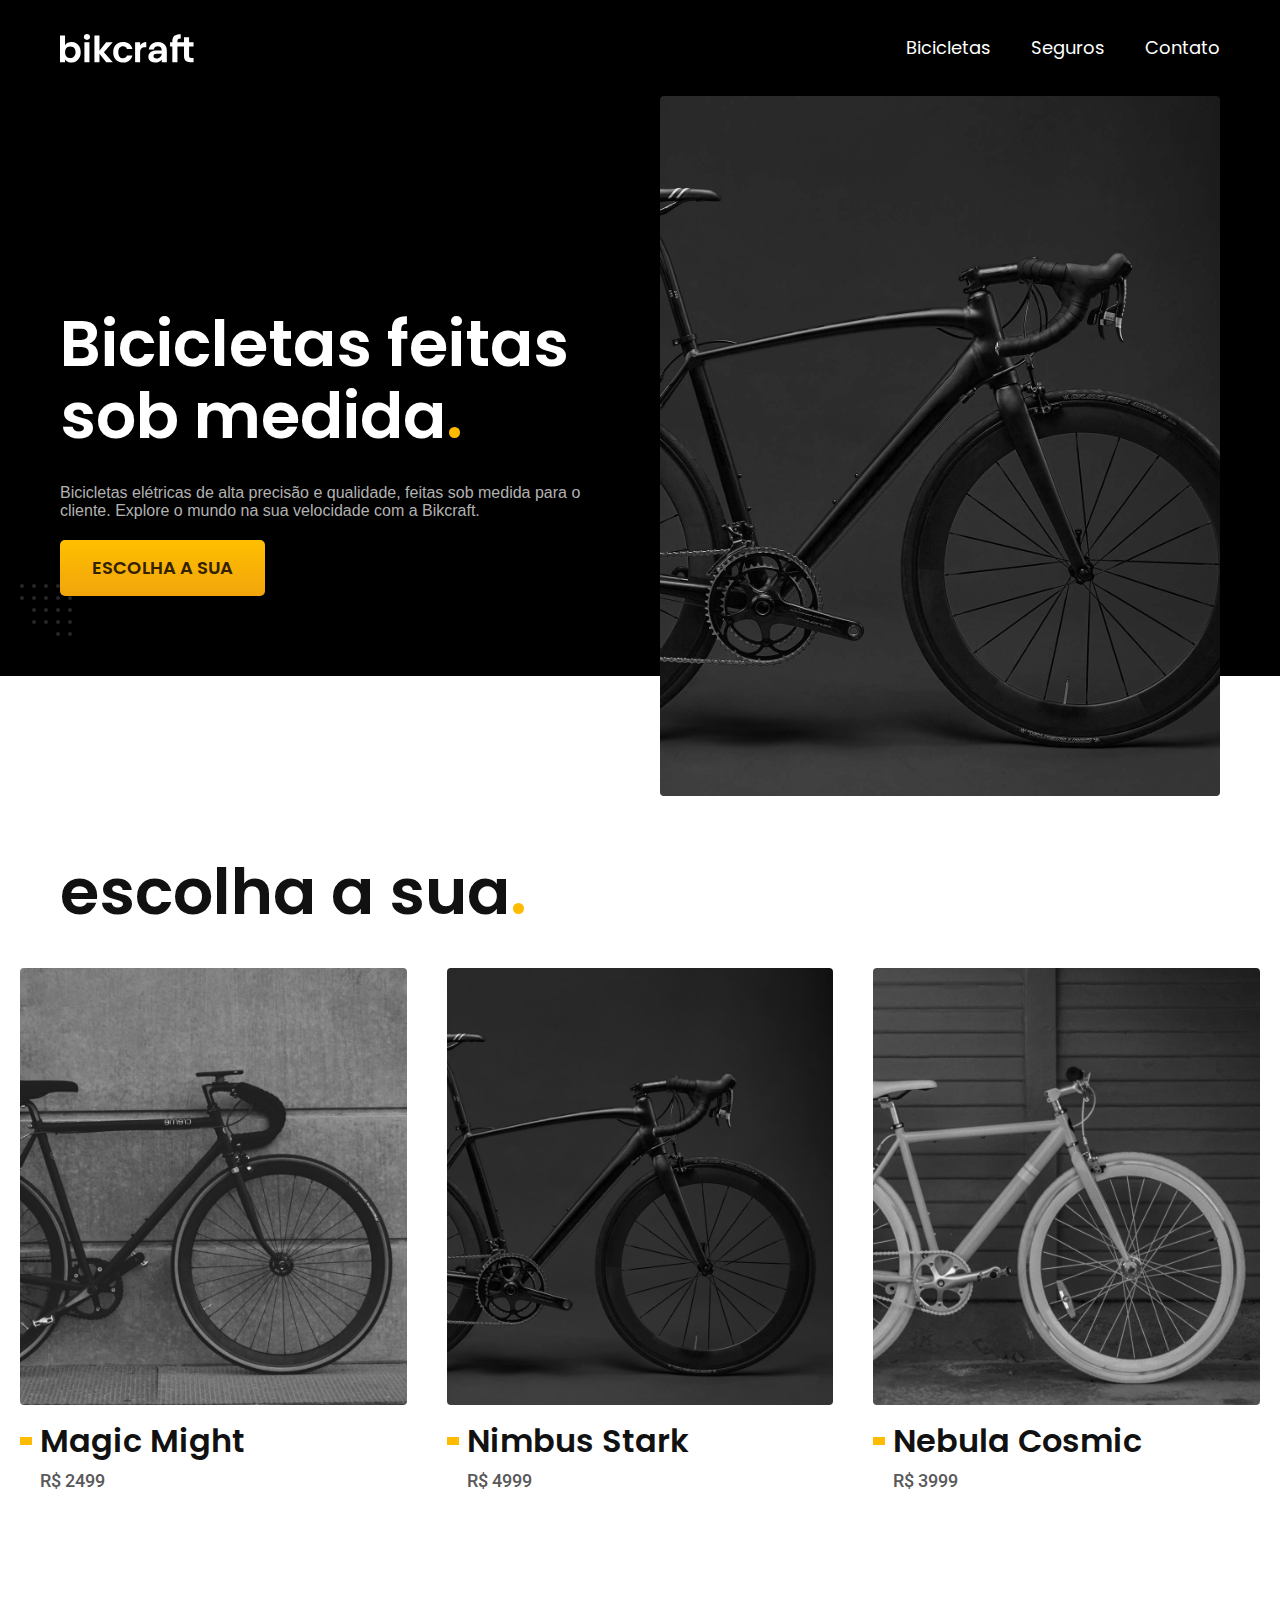
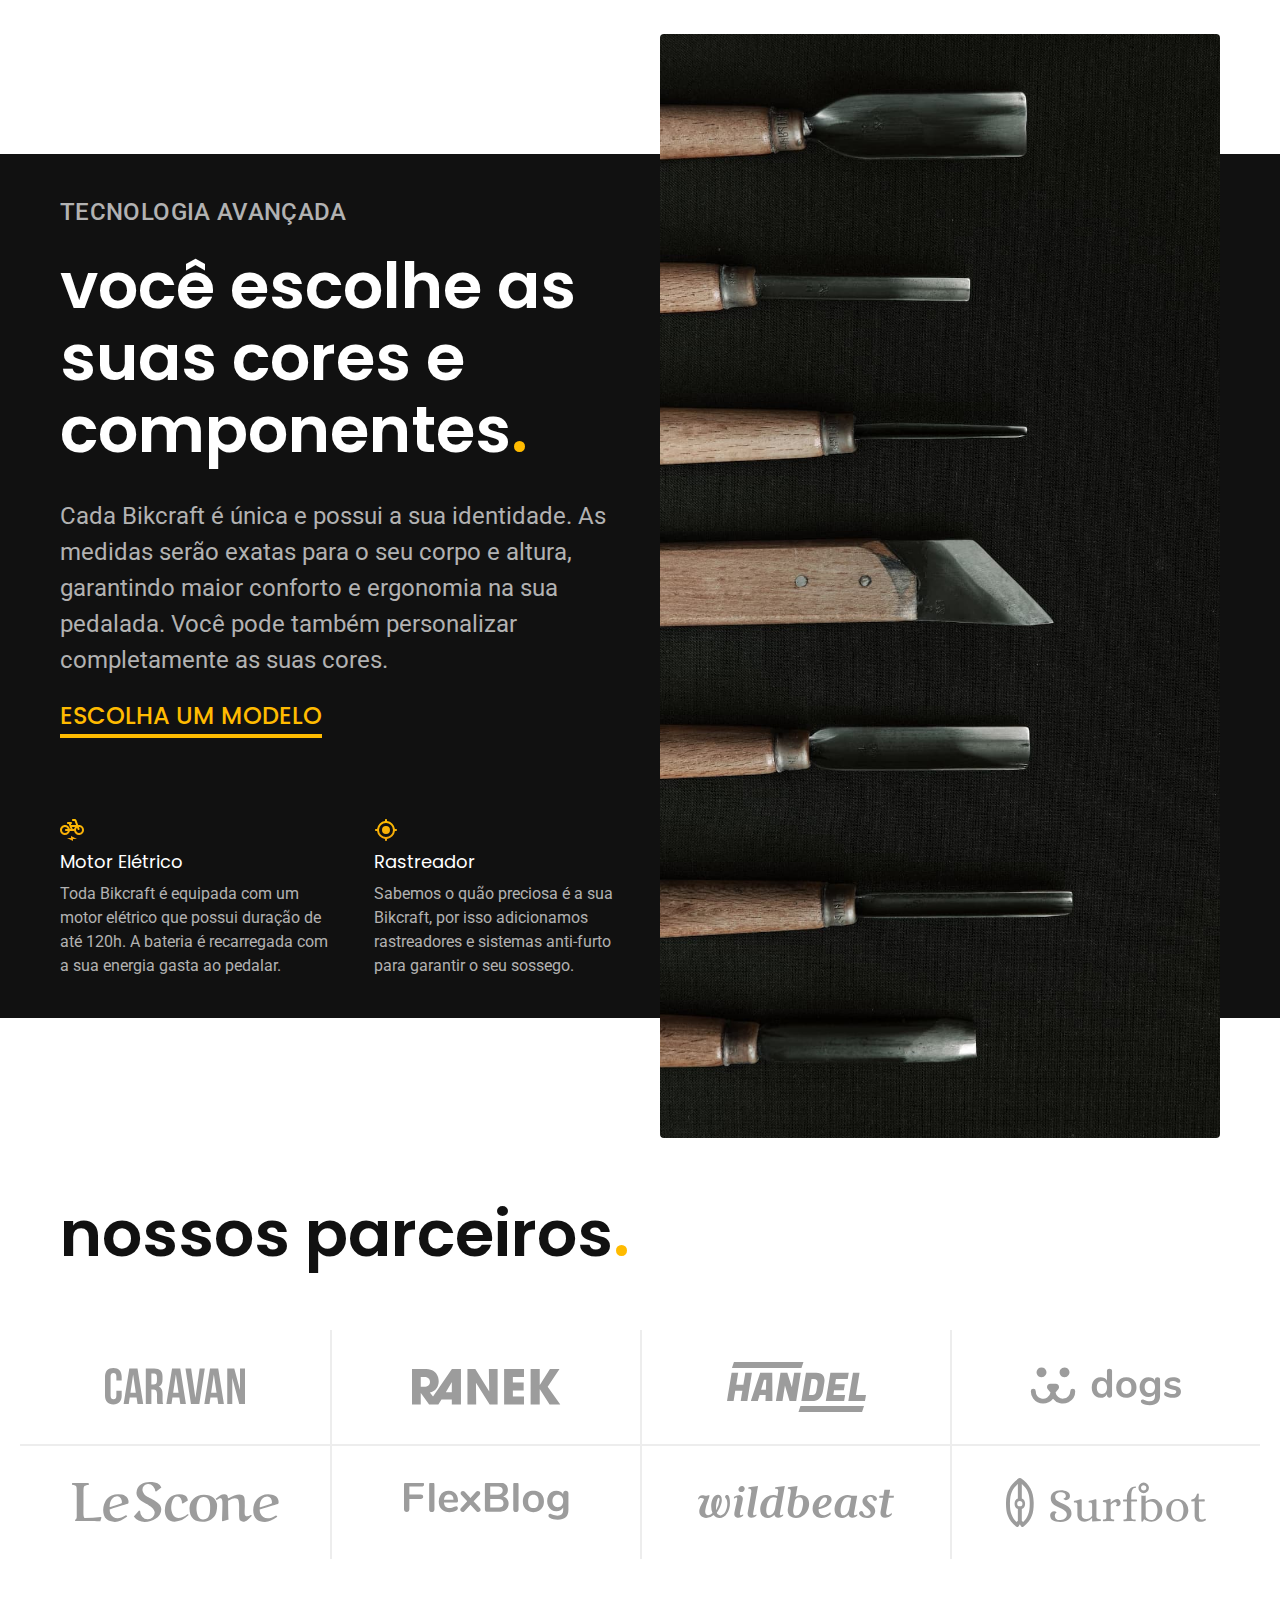
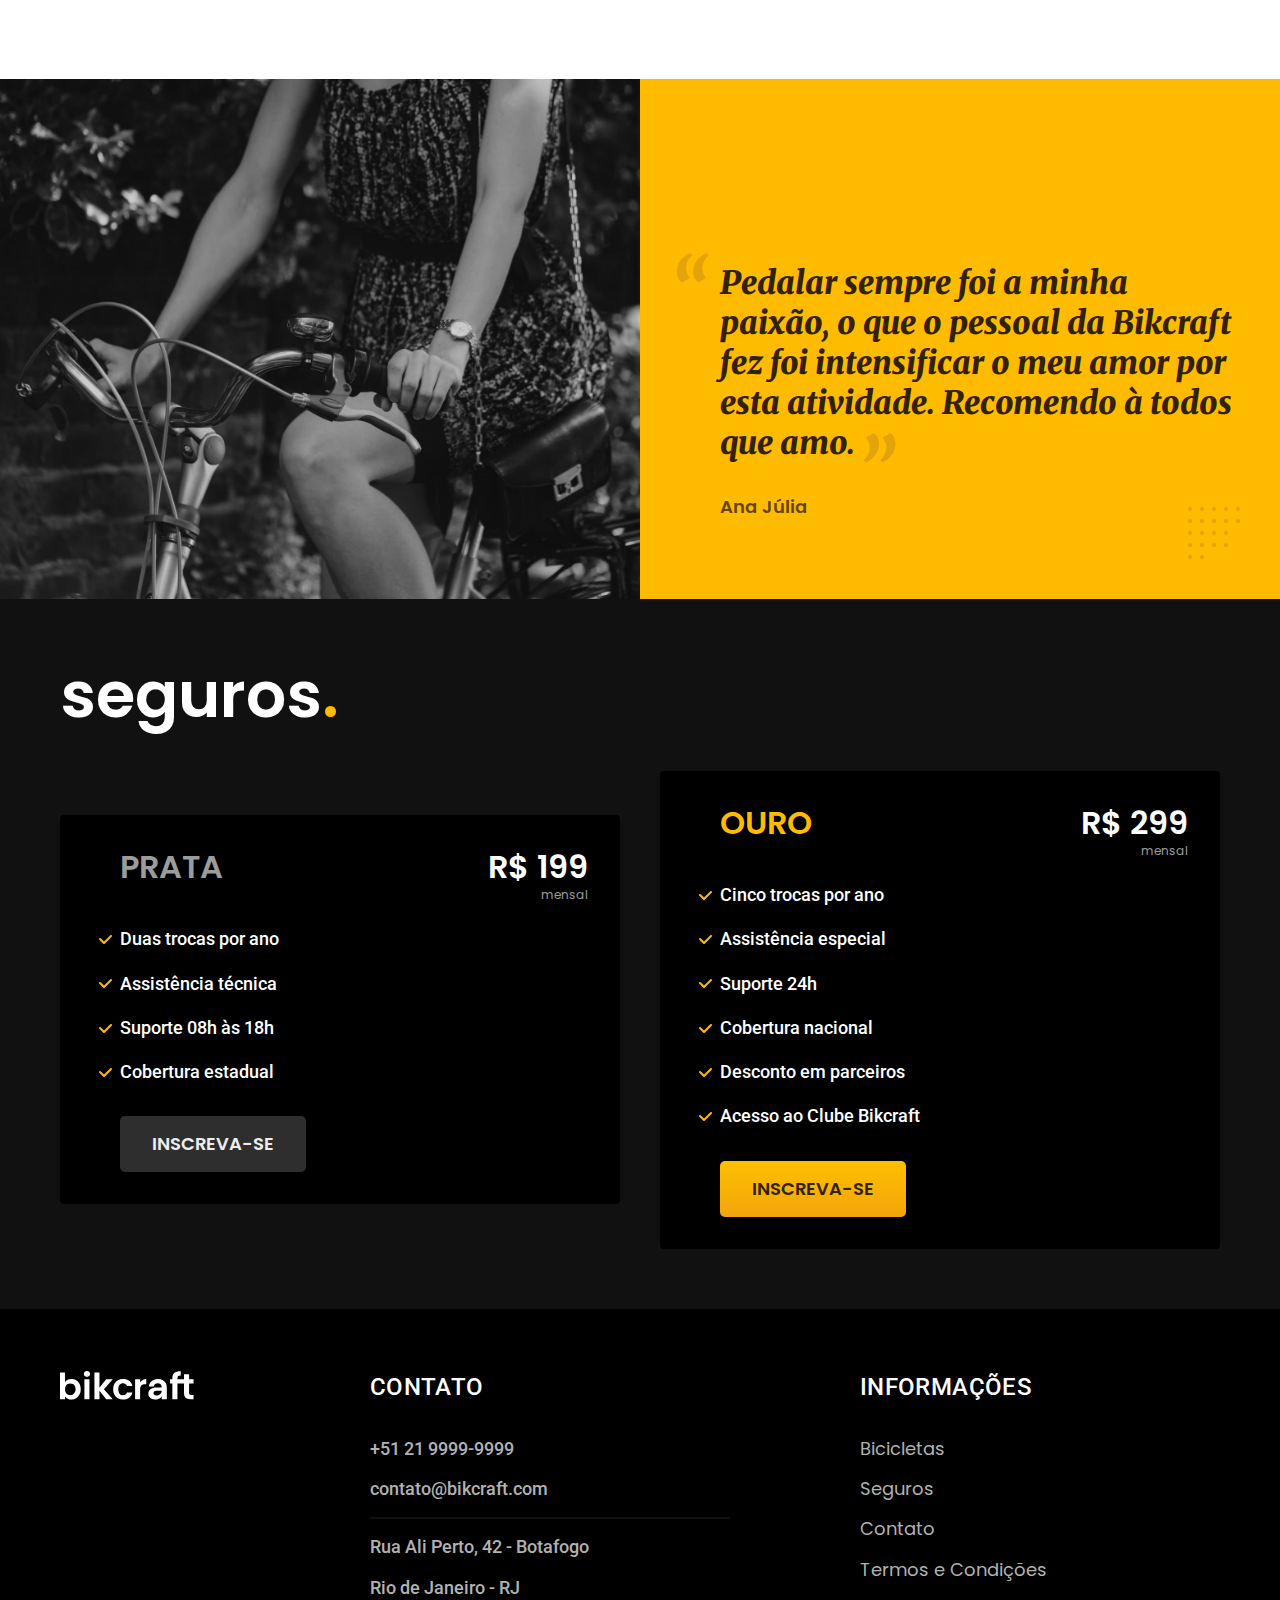
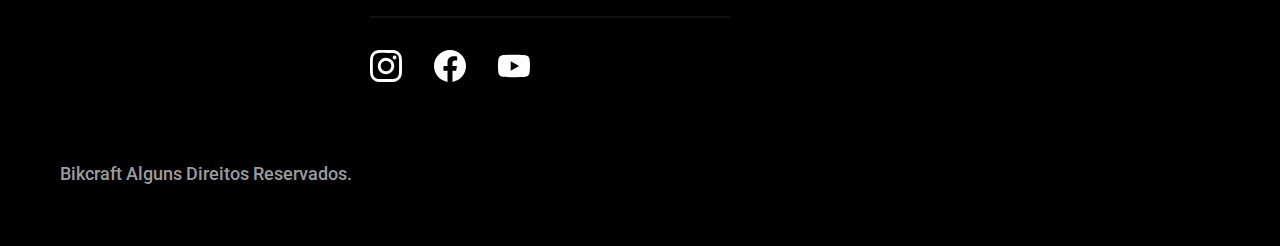
<file: index.html>
<!DOCTYPE html>
<html lang="pt-br">

<head>
  <meta charset="UTF-8">
  <meta http-equiv="X-UA-Compatible" content="IE=edge">
  <meta name="viewport" content="width=device-width, initial-scale=1.0">

  <title>Bikcraft - Bicicletas Elétricas</title>
  <meta name="description" content="Bicicletas elétricas de alta precisão e qualidade,  feitas sob medida para o cliente. Explore o mundo na sua velocidade com a Bikcraft.">

  <link rel="preload" href="css/style.min.css" as="style">
  <link rel="stylesheet" href="./css/style.min.css">

  <link rel="preconnect" href="https://fonts.googleapis.com">
  <link rel="preconnect" href="https://fonts.gstatic.com" crossorigin>
  <link href="https://fonts.googleapis.com/css2?family=Merriweather:ital,wght@1,900&family=Poppins:wght@400;600&family=Roboto:wght@400;500&display=swap" rel="stylesheet">
  <link rel="icon" href="favicon.svg" type="image/svg+xml">
  <script>
    document.documentElement.classList.add('js');
  </script>
</head>

<body>
  <header class="header-bg">
    <div class="header container">
      <a href="./"><img src="img/bikcraft.svg" width="136" height="32" alt="Bikcraft"></a>

      <nav aria-label="primaria">
        <ul class="header-menu font-1-m cor-o">
          <li><a href="./bicicletas.html">Bicicletas</a></li>
          <li><a href="./seguros.html">Seguros</a></li>
          <li><a href="./contato.html">Contato</a></li>
        </ul>
      </nav>
    </div>
  </header>

  <main class="introducao-bg">
    <div class="introducao container">
      <div class="introducao-conteudo">
        <h1 class="font-1-xxl fadeInDown cor-0" data-anime="200">Bicicletas feitas
          sob medida<span class="cor-p1">.</span></h1>
        <p class=".font-2-l fadeInDown cor-5" data-anime="400">Bicicletas elétricas de alta precisão e qualidade, feitas sob medida para o cliente. Explore o mundo na sua velocidade com a Bikcraft.</p>
        <a class="botao fadeInDown" data-anime="600" href="./bicicletas.html">Escolha a sua</a>
      </div>
      <picture class="fadeInDown" data-anime="800">
        <source media="(max-width: 800px)" srcset="./img/bicicletas/nimbus.jpg">
        <img src="./img/fotos/introducao.jpg" width="1280" height="1600" alt="Bicicleta elétrica preta">
      </picture>
    </div>
  </main>

  <article class="bicicletas-lista">
    <h2 class="container font-1-xxl">escolha a sua<span class="cor-p1">.</span></h2>

    <ul>
      <li>
        <a href="./bicicletas/magic.html">
          <img src="img/bicicletas/magic-home.jpg" width="920" height="1040" alt="Bicicleta preta">
          <h3 class="font-1-xl">Magic Might</h3>
          <span class="font-2-m cor-8">R$ 2499</span>
        </a>
      </li>

      <li>
        <a href="./bicicletas/nimbus.html">
          <img src="img/bicicletas/nimbus-home.jpg" width="920" height="1040" alt="Bicicleta preta">
          <h3 class="font-1-xl">Nimbus Stark</h3>
          <span class="font-2-m cor-8">R$ 4999</span>
        </a>
      </li>

      <li><a href="./bicicletas/nebula.html">
          <img src="img/bicicletas/nebula-home.jpg" width="920" height="1040" alt="Bicicleta preta">
          <h3 class="font-1-xl">Nebula Cosmic</h3>
          <span class="font-2-m cor-8">R$ 3999</span>
        </a>
      </li>
    </ul>
  </article>

  <article class="tecnologia-bg">
    <div class="tecnologia container">
      <div class="tecnologia-conteudo">
        <span class="font-2-l-b cor-5">tecnologia avançada</span>
        <h2 class="font-1-xxl cor-0">você escolhe as suas cores e componentes<span class="cor-p1">.</span></h2>
        <P class="font-2-l cor-5">Cada Bikcraft é única e possui a sua identidade. As medidas serão exatas para o seu corpo e altura, garantindo maior conforto e ergonomia na sua pedalada. Você pode também personalizar completamente as suas cores.</P>
        <a class="link" href="./bicicletas.html">Escolha um modelo</a>
        <div class="tecnologia-vantagens">
          <div>
            <img src="img/icones/eletrica.svg" width="24" height="24" alt="">
            <h3 class="font-1-m cor-0">Motor Elétrico</h3>
            <p class="font-2-s cor-5">Toda Bikcraft é equipada com um motor elétrico que possui duração de até 120h. A bateria é recarregada com a sua energia gasta ao pedalar.</p>
          </div>
          <div>
            <img src="img/icones/rastreador.svg" width="24" height="24" alt="">
            <h3 class="font-1-m cor-0">Rastreador</h3>
            <p class="font-2-s cor-5">Sabemos o quão preciosa é a sua Bikcraft, por isso adicionamos rastreadores e sistemas anti-furto para garantir o seu sossego.
            </p>
          </div>
        </div>
      </div>
      <div class="tecnologia-imagem"><img src="img/fotos/tecnologia.jpg" width="1200" height="1920" alt=""></div>
    </div>
  </article>

  <section class="parceiros" aria-label="Nossos Parceiros">
    <h2 class="container font-1-xxl">nossos parceiros<span class="cor-p1">.</span></h2>

    <ul>
      <li><img src="img/parceiros/caravan.svg" width="140" height="38" alt="caravan"></li>
      <li><img src="img/parceiros/ranek.svg" width="149" height="36" alt="ranek"></li>
      <li><img src="img/parceiros/handel.svg" width="139" height="50" alt="handel"></li>
      <li><img src="img/parceiros/dogs.svg" width="152" height="39" alt="dogs"></li>
      <li><img src="img/parceiros/lescone.svg" width="208" height="41" alt="lescone"></li>
      <li><img src="img/parceiros/flexblog.svg" width="165" height="38" alt="flexblog"></li>
      <li><img src="img/parceiros/wildbeast.svg" width="196" height="34" alt="wildbeast"></li>
      <li><img src="img/parceiros/surfbot.svg" width="200" height="49" alt="surfbot"></li>
    </ul>
  </section>

  <section class="depoimento" aria-label="Depoimento">
    <div><img src="img/fotos/depoimento.jpg" width="1560" height="1360" alt="Pessoa pedalando uma bicicleta Bikcraft"></div>
    <div class="depoimento-conteudo">
      <blockquote class="font-1-xl cor-p5">
        <p>Pedalar sempre foi a minha paixão, o que o pessoal da Bikcraft fez foi intensificar o meu amor por esta atividade. Recomendo à todos que amo.</p>
      </blockquote>
      <span class="font-1-m-b cor-p4">Ana Júlia</span>
    </div>
  </section>

  <article class="seguros-bg">
    <div class="seguros container">
      <h2 class="font-1-xxl cor-0">seguros<span class="cor-p1">.</span></h2>
      <div class="seguros-item">
        <h3 class="font-1-xl cor-6">PRATA</h3>
        <span class="font-1-xl cor-0">R$ 199 <span class="font-1-xs cor-6">mensal</span></span>
        <ul class="font-2-m cor-0">
          <li>Duas trocas por ano</li>
          <li>Assistência técnica</li>
          <li>Suporte 08h às 18h</li>
          <li>Cobertura estadual</li>
        </ul>
        <a class="botao secundario" href="./orcamento.html">Inscreva-se</a>
      </div>

      <div class="seguros-item">
        <h3 class="font-1-xl cor-p1">OURO</h3>
        <span class="font-1-xl cor-0">R$ 299 <span class="font-1-xs cor-6">mensal</span></span>
        <ul class="font-2-m cor-0">
          <li>Cinco trocas por ano</li>
          <li>Assistência especial</li>
          <li>Suporte 24h</li>
          <li>Cobertura nacional</li>
          <li>Desconto em parceiros</li>
          <li>Acesso ao Clube Bikcraft</li>
        </ul>
        <a class="botao" href="./orcamento.html">Inscreva-se</a>
      </div>
    </div>
  </article>

  <footer class="footer-bg">
    <div class="footer container">
      <img src="img/bikcraft.svg" width="136" height="32" alt="Bikcraft">
      <div class="footer-contato">
        <h3 class="font-2-l-b cor-0">Contato</h3>
        <ul class="font-2-m cor-5">
          <li><a href="tel:+552199999999">+51 21 9999-9999</a></li>
          <li><a href="mailto:contato@bikcraft.com">contato@bikcraft.com</a></li>
          <li>Rua Ali Perto, 42 - Botafogo</li>
          <li>Rio de Janeiro - RJ</li>
        </ul>
        <div class="footer-redes">
          <a href="./"><img src="img/redes/instagram.svg" width="32" height="32" alt="Instagram"></a>
          <a href="./"><img src="img/redes/facebook.svg" width="32" height="32" alt="Facebook"></a>
          <a href="./"><img src="img/redes/youtube.svg" width="32" height="32" alt="Youtube"></a>
        </div>
      </div>
      <div class="footer-informacoes">
        <h3 class="font-2-l-b cor-0">Informações</h3>
        <nav>
          <ul class="font-1-m cor-5">
            <li><a href="./bicicletas.html">Bicicletas</a></li>
            <li><a href="./seguros.html">Seguros</a></li>
            <li><a href="./contato.html">Contato</a></li>
            <li><a href="./termos.html">Termos e Condições</a></li>
          </ul>
        </nav>
      </div>
      <p class="footer-copy font-2-m cor-6">Bikcraft Alguns Direitos Reservados.</p>
    </div>
  </footer>
  <script src="js/plugins/simple-anime.js"></script>
  <script src="./js/script.js"></script>
</body>

</html>
</file>
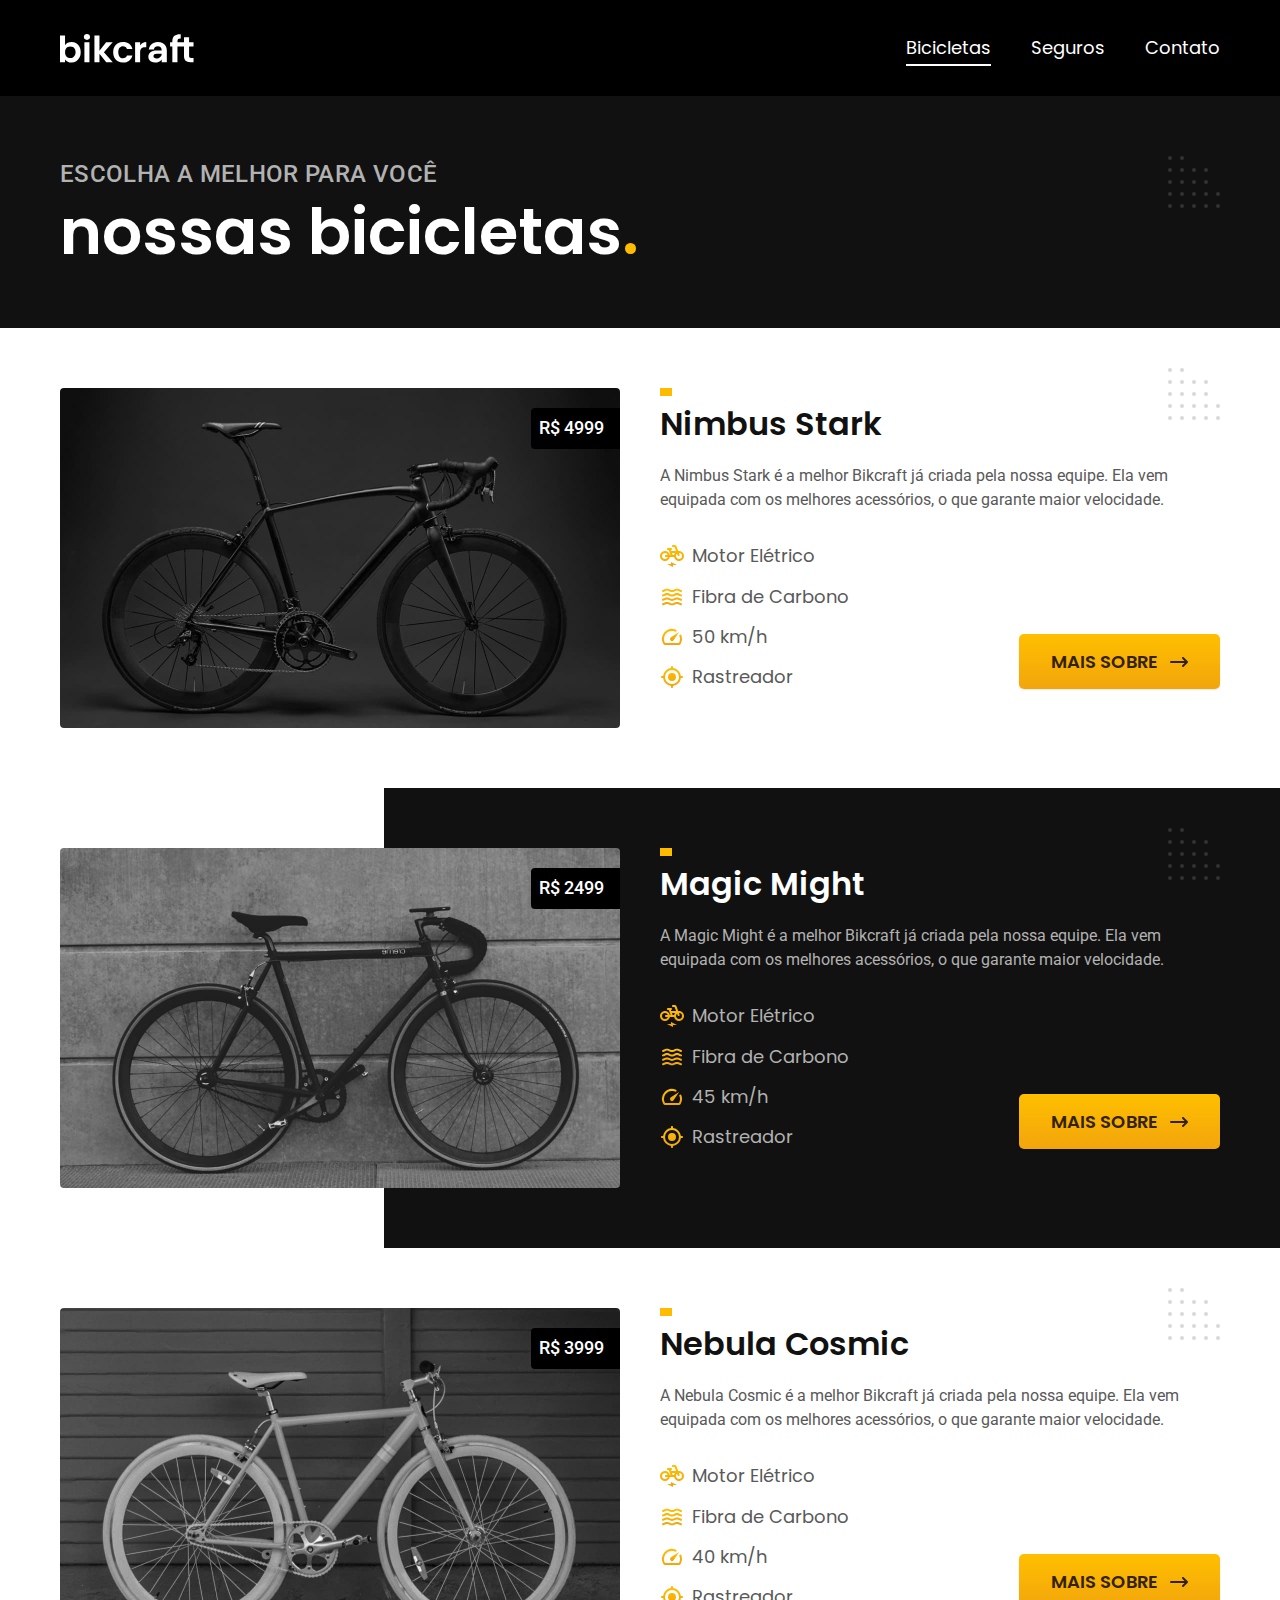
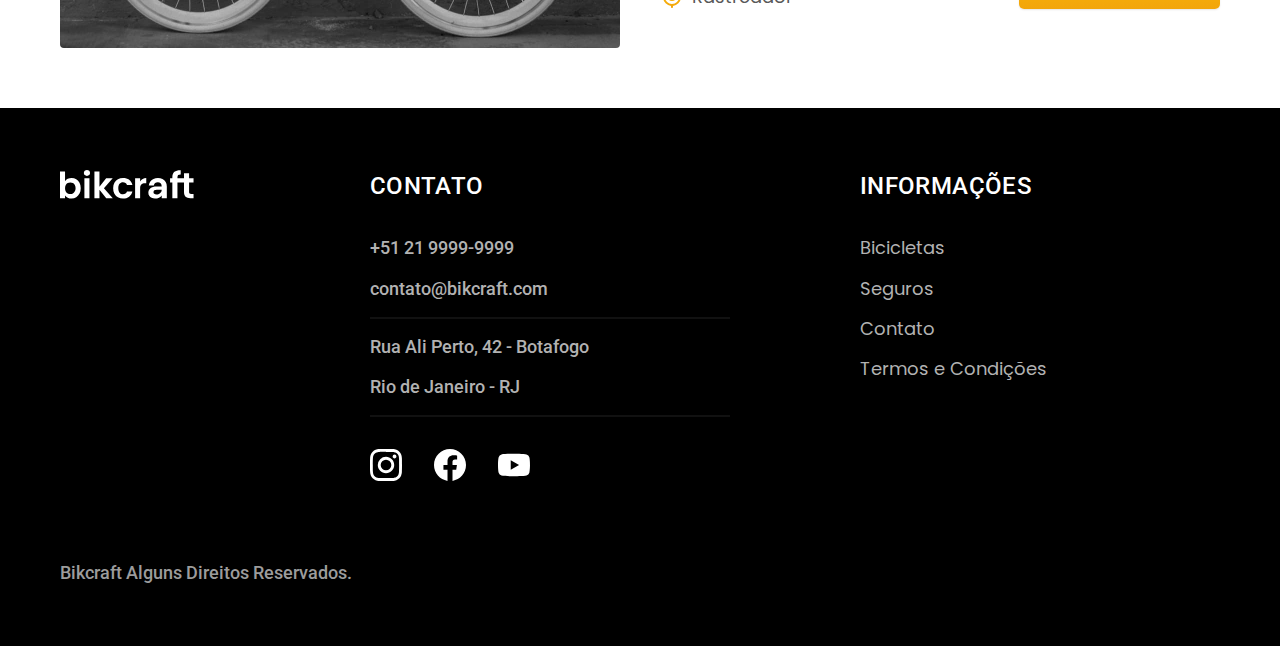
<file: bicicletas.html>
<!DOCTYPE html>
<html lang="pt-br">

<head>
  <meta charset="UTF-8">
  <meta http-equiv="X-UA-Compatible" content="IE=edge">
  <meta name="viewport" content="width=device-width, initial-scale=1.0">

  <title>Bicicletas | Bikcraft </title>
  <meta name="description" content="Bicicletas disponiveis na Bikcraft.">

  <link rel="preload" href="css/style.min.css" as="style">
  <link rel="stylesheet" href="./css/style.min.css">

  <link rel="preconnect" href="https://fonts.googleapis.com">
  <link rel="preconnect" href="https://fonts.gstatic.com" crossorigin>
  <link href="https://fonts.googleapis.com/css2?family=Merriweather:ital,wght@1,900&family=Poppins:wght@400;600&family=Roboto:wght@400;500&display=swap" rel="stylesheet">
  <link rel="icon" href="favicon.svg" type="image/svg+xml">
  <script>
    document.documentElement.classList.add('js');
  </script>
</head>

<body id="bicicletas">
  <header class="header-bg">
    <div class="header container">
      <a href="./"><img src="img/bikcraft.svg" width="136" height="32" alt="Bikcraft"></a>

      <nav aria-label="primaria">
        <ul class="header-menu font-1-m cor-o">
          <li><a href="./bicicletas.html">Bicicletas</a></li>
          <li><a href="./seguros.html">Seguros</a></li>
          <li><a href="./contato.html">Contato</a></li>
        </ul>
      </nav>
    </div>
  </header>
  <main>
    <div class="titulo-bg">
      <div class="titulo container">
        <p class="font-2-l-b cor-5">Escolha a melhor para você</p>
        <h1 class="font-1-xxl cor-0">nossas bicicletas<span class="cor-p1">.</span></h1>
      </div>
    </div>


    <div class="bicicletas container">
      <div class="bicicletas-imagem">
        <img src="img/bicicletas/nimbus.jpg" width="1120" height="680" alt="Bicicleta preta">
        <span class="font-2-m cor-0">R$ 4999</span>
      </div>
      <div class="bicicletas-conteudo">
        <h2 class="font-1-xl">Nimbus Stark</h2>
        <p class="font-2-s cor-8">A Nimbus Stark é a melhor Bikcraft já criada pela nossa equipe. Ela vem equipada com os melhores acessórios, o que garante maior velocidade.</p>
        <ul class="font-1-m cor-8">
          <li><img src="img/icones/eletrica.svg" width="24" height="24" alt="">
            Motor Elétrico</li>

          <li><img src="img/icones/carbono.svg" width="24" height="24" alt="">
            Fibra de Carbono</li>

          <li><img src="img/icones/velocidade.svg" width="24" height="24" alt="">
            50 km/h</li>

          <li><img src="img/icones/rastreador.svg" width="24" height="24" alt="">
            Rastreador</li>
        </ul>
        <a class="botao seta" href="./bicicletas/nimbus.html">MAIS SOBRE</a>
      </div>
    </div>


    <div class="bicicletas-bg">
      <div class="bicicletas container">
        <div class="bicicletas-imagem">
          <img src="img/bicicletas/magic.jpg" width="1120" height="680" alt="Bicicleta preta">
          <span class="font-2-m cor-0">R$ 2499</span>
        </div>
        <div class="bicicletas-conteudo">
          <h2 class="font-1-xl cor-0">Magic Might</h2>
          <p class="font-2-s cor-5">A Magic Might é a melhor Bikcraft já criada pela nossa equipe. Ela vem equipada com os melhores acessórios, o que garante maior velocidade.</p>
          <ul class="font-1-m cor-5">
            <li><img src="img/icones/eletrica.svg" width="24" height="24" alt="">
              Motor Elétrico</li>

            <li><img src="img/icones/carbono.svg" width="24" height="24" alt="">
              Fibra de Carbono</li>

            <li><img src="img/icones/velocidade.svg" width="24" height="24" alt="">
              45 km/h</li>

            <li><img src="img/icones/rastreador.svg" width="24" height="24" alt="">
              Rastreador</li>
          </ul>
          <a class="botao seta" href="./bicicletas/magic.html">MAIS SOBRE</a>
        </div>
      </div>
    </div>


    <div class="bicicletas container">
      <div class="bicicletas-imagem">
        <img src="img/bicicletas/nebula.jpg" width="1120" height="680" alt="Bicicleta preta">
        <span class="font-2-m cor-0">R$ 3999</span>
      </div>
      <div class="bicicletas-conteudo">
        <h2 class="font-1-xl">Nebula Cosmic</h2>
        <p class="font-2-s cor-8">A Nebula Cosmic é a melhor Bikcraft já criada pela nossa equipe. Ela vem equipada com os melhores acessórios, o que garante maior velocidade.</p>
        <ul class="font-1-m cor-8">
          <li><img src="img/icones/eletrica.svg" width="24" height="24" alt="">
            Motor Elétrico</li>

          <li><img src="img/icones/carbono.svg" width="24" height="24" alt="">
            Fibra de Carbono</li>

          <li><img src="img/icones/velocidade.svg" width="24" height="24" alt="">
            40 km/h</li>

          <li><img src="img/icones/rastreador.svg" width="24" height="24" alt="">
            Rastreador</li>
        </ul>
        <a class="botao seta" href="./bicicletas/nebula.html">MAIS SOBRE</a>
      </div>
    </div>

  </main>

  <footer class="footer-bg">
    <div class="footer container">
      <img src="img/bikcraft.svg" width="136" height="32" alt="Bikcraft">
      <div class="footer-contato">
        <h3 class="font-2-l-b cor-0">Contato</h3>
        <ul class="font-2-m cor-5">
          <li><a href="tel:+552199999999">+51 21 9999-9999</a></li>
          <li><a href="mailto:contato@bikcraft.com">contato@bikcraft.com</a></li>
          <li>Rua Ali Perto, 42 - Botafogo</li>
          <li>Rio de Janeiro - RJ</li>
        </ul>
        <div class="footer-redes">
          <a href="./"><img src="img/redes/instagram.svg" width="32" height="32" alt="Instagram"></a>
          <a href="./"><img src="img/redes/facebook.svg" width="32" height="32" alt="Facebook"></a>
          <a href="./"><img src="img/redes/youtube.svg" width="32" height="32" alt="Youtube"></a>
        </div>
      </div>
      <div class="footer-informacoes">
        <h3 class="font-2-l-b cor-0">Informações</h3>
        <nav>
          <ul class="font-1-m cor-5">
            <li><a href="./bicicletas.html">Bicicletas</a></li>
            <li><a href="./seguros.html">Seguros</a></li>
            <li><a href="./contato.html">Contato</a></li>
            <li><a href="./termos.html">Termos e Condições</a></li>
          </ul>
        </nav>
      </div>
      <p class="footer-copy font-2-m cor-6">Bikcraft Alguns Direitos Reservados.</p>
    </div>
  </footer>
  <script src="./js/script.js"></script>
</body>
</file>
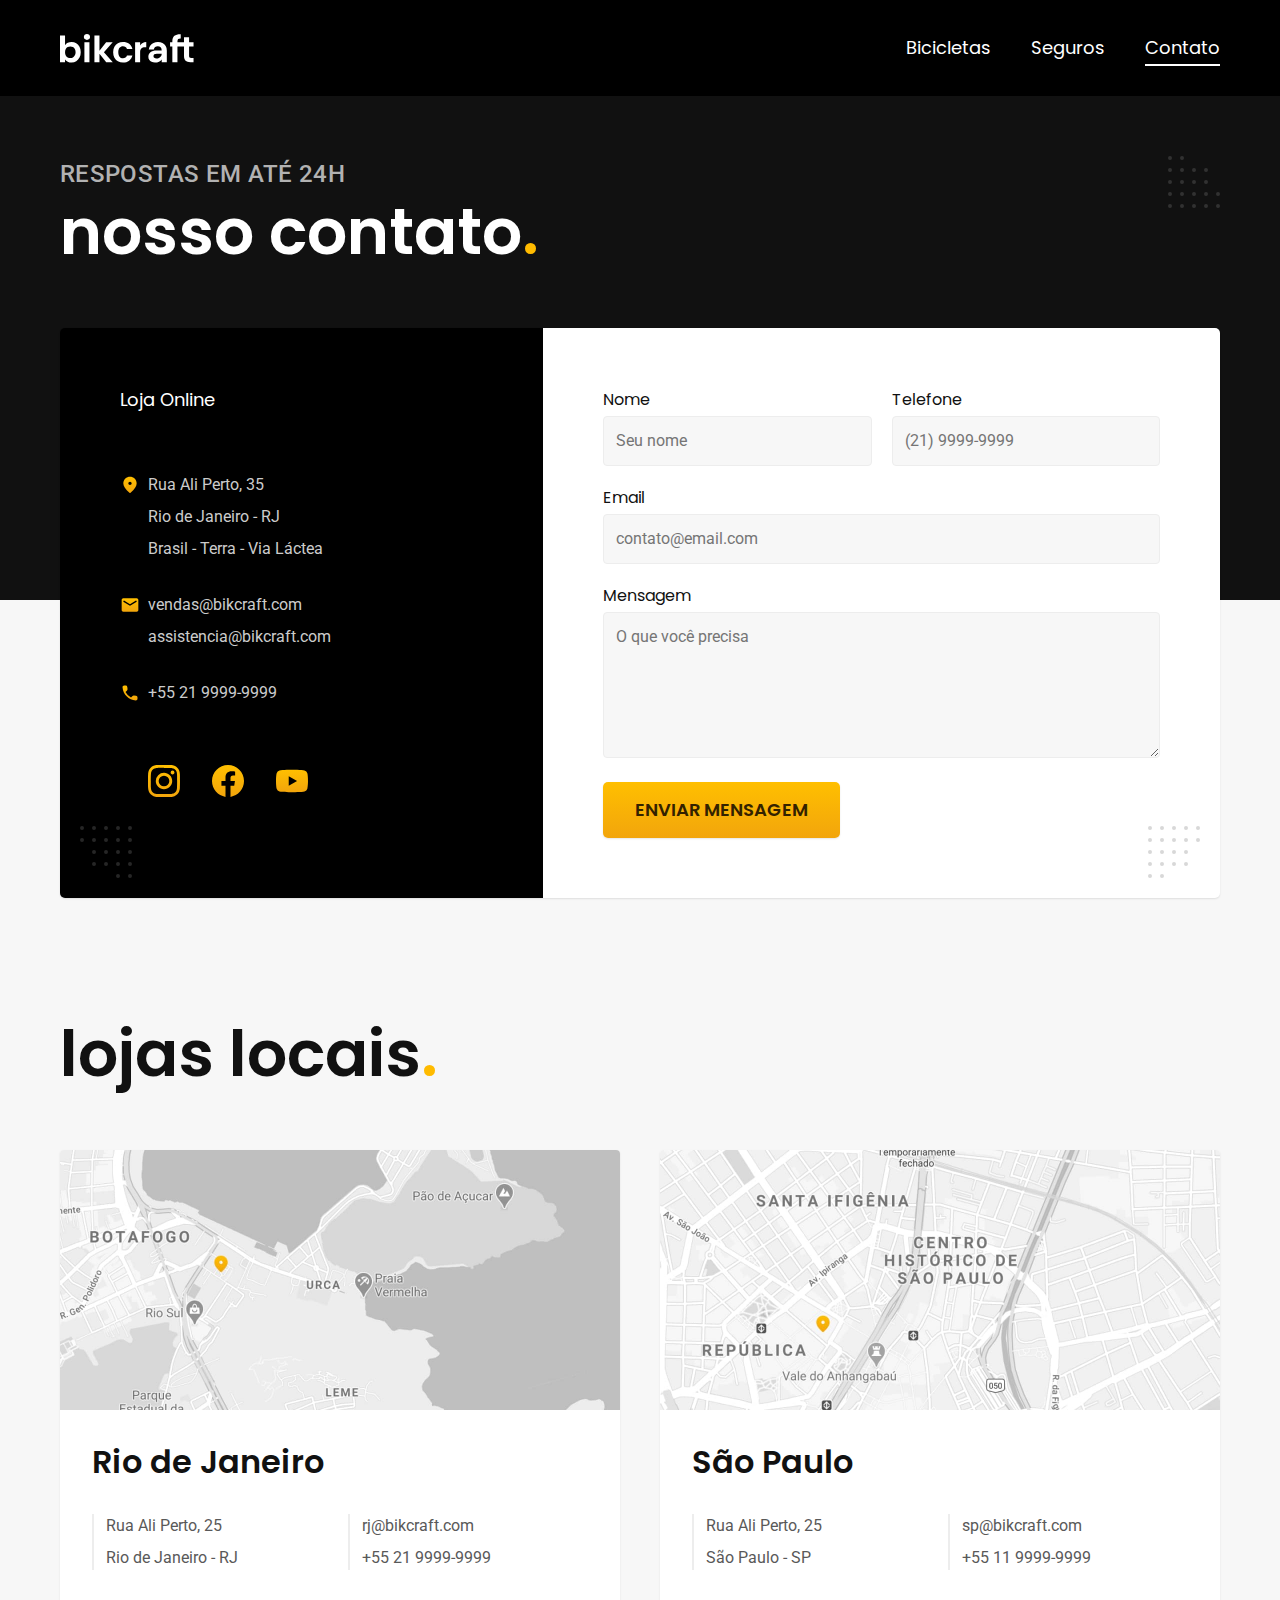
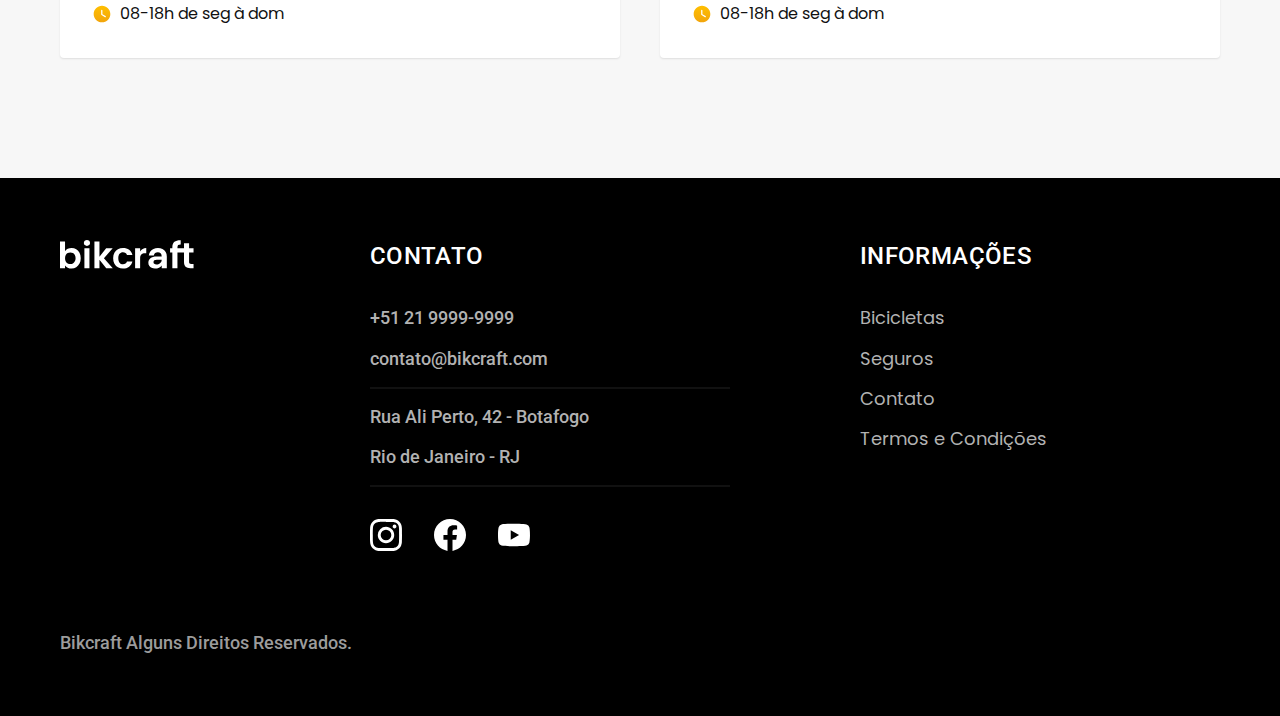
<file: contato.html>
<!DOCTYPE html>
<html lang="pt-br">

<head>
  <meta charset="UTF-8">
  <meta http-equiv="X-UA-Compatible" content="IE=edge">
  <meta name="viewport" content="width=device-width, initial-scale=1.0">

  <title>Contato | Bikcraft </title>
  <meta name="description" content="Contato Bikcraft">

  <link rel="preload" href="css/style.min.css" as="style">
  <link rel="stylesheet" href="./css/style.min.css">

  <link rel="preconnect" href="https://fonts.googleapis.com">
  <link rel="preconnect" href="https://fonts.gstatic.com" crossorigin>
  <link href="https://fonts.googleapis.com/css2?family=Merriweather:ital,wght@1,900&family=Poppins:wght@400;600&family=Roboto:wght@400;500&display=swap" rel="stylesheet">
  <link rel="icon" href="favicon.svg" type="image/svg+xml">
  <script>
    document.documentElement.classList.add('js');
  </script>
</head>

<body id="contato">
  <header class="header-bg">
    <div class="header container">
      <a href="./"><img src="img/bikcraft.svg" width="136" height="32" alt="Bikcraft"></a>

      <nav aria-label="primaria">
        <ul class="header-menu font-1-m cor-o">
          <li><a href="./bicicletas.html">Bicicletas</a></li>
          <li><a href="./seguros.html">Seguros</a></li>
          <li><a href="./contato.html">Contato</a></li>
        </ul>
      </nav>
    </div>
  </header>
  <main>
    <div class="titulo-bg">
      <div class="titulo container">
        <p class="font-2-l-b cor-5">respostas em até 24h</p>
        <h1 class="font-1-xxl cor-0">nosso contato<span class="cor-p1">.</span></h1>
      </div>
    </div>
    <div class="contato container">
      <section class="contato-dados" aria-label="Endereço">
        <h2 class="font-1-m cor-0">Loja Online</h2>
        <div class="contato-endereco font-2-s cor-4">
          <p>Rua Ali Perto, 35</p>
          <p>Rio de Janeiro - RJ</p>
          <p>Brasil - Terra - Via Láctea</p>
        </div>
        <address class="contato-meios font-2-s cor-4">
          <a href="mailto:vendas@bikcraft.com">vendas@bikcraft.com</a>
          <a href="mailto:assistencia@bikcraft.com">assistencia@bikcraft.com</a>
          <a href="tel:+552199999999">+55 21 9999-9999</a>
        </address>

        <div class="contato-redes"><a href="./"><img src="./img/redes/instagram-p.svg" alt="Instagram"></a>
          <a href="./"><img src="./img/redes/facebook-p.svg" alt="Facebook"></a>
          <a href="./"><img src="./img/redes/youtube-p.svg" alt="Youtube"></a>
        </div>

      </section>
      <section class="contato-formulario" aria-label="Formulário">
        <form class="form" action="./contato.html">
          <div>
            <label for="nome">Nome</label>
            <input type="text" id="nome" name="nome" placeholder="Seu nome">
          </div>

          <div>
            <label for="telefone">Telefone</label>
            <input type="text" id="telefone" name="telefone" placeholder="(21) 9999-9999">
          </div>

          <div class="col-2">
            <label for="email">Email</label>
            <input type="email" id="email" name="email" placeholder="contato@email.com">
          </div>

          <div class="col-2">
            <label for="mensagem">Mensagem</label>
            <textarea rows="5" id="mensagem" name="mensagem" placeholder="O que você precisa"></textarea>
          </div>
          <button class="botao col-2">ENVIAR MENSAGEM</button>
        </form>
      </section>
    </div>
  </main>

  <article class="lojas container">
    <h2 class="font-1-xxl">lojas locais<span class="cor-p1">.</span></h2>
    <div class="lojas-item">
      <img src="./img/lojas/rj.jpg" alt="mapa marcando o endereço em Rua ali Perto, 25">
      <div class="lojas-conteudo">
        <h3 class="font-1-xl">Rio de Janeiro</h3>
        <div class="lojas-dados font-2-s cor-8">
          <p>Rua Ali Perto, 25</p>
          <p>Rio de Janeiro - RJ</p>
        </div>
        <div class="lojas-dados font-2-s cor-8">
          <a href="mailto:rj@bikcraft.com">rj@bikcraft.com</a>
          <a href="tel:+552199999999">+55 21 9999-9999</a>
        </div>
        <p class="lojas-tempo font-1-s"><img src="./img/icones/horario.svg" alt=""> 08-18h de seg à dom</p>
      </div>
    </div>

    <div class="lojas-item">
      <img src="./img/lojas/sp.jpg" alt="mapa marcando o endereço em Rua ali Perto, 25">
      <div class="lojas-conteudo">
        <h3 class="font-1-xl">São Paulo</h3>
        <div class="lojas-dados font-2-s cor-8">
          <p>Rua Ali Perto, 25</p>
          <p>São Paulo - SP</p>
        </div>

        <div class="lojas-dados font-2-s cor-8">
          <a href="mailto:sp@bikcraft.com">sp@bikcraft.com</a>
          <a href="tel:+551199999999">+55 11 9999-9999</a>
        </div>
        <p class="lojas-tempo font-1-s"><img src="./img/icones/horario.svg" alt=""> 08-18h de seg à dom</p>
      </div>
    </div>
  </article>

  <footer class="footer-bg">
    <div class="footer container">
      <img src="img/bikcraft.svg" alt="Bikcraft">
      <div class="footer-contato">
        <h3 class="font-2-l-b cor-0">Contato</h3>
        <ul class="font-2-m cor-5">
          <li><a href="tel:+552199999999">+51 21 9999-9999</a></li>
          <li><a href="mailto:contato@bikcraft.com">contato@bikcraft.com</a></li>
          <li>Rua Ali Perto, 42 - Botafogo</li>
          <li>Rio de Janeiro - RJ</li>
        </ul>
        <div class="footer-redes">
          <a href="./"><img src="img/redes/instagram.svg" width="32" height="32" alt="Instagram"></a>
          <a href="./"><img src="img/redes/facebook.svg" width="32" height="32" alt="Facebook"></a>
          <a href="./"><img src="img/redes/youtube.svg" width="32" height="32" alt="Youtube"></a>
        </div>
      </div>
      <div class="footer-informacoes">
        <h3 class="font-2-l-b cor-0">Informações</h3>
        <nav>
          <ul class="font-1-m cor-5">
            <li><a href="./bicicletas.html">Bicicletas</a></li>
            <li><a href="./seguros.html">Seguros</a></li>
            <li><a href="./contato.html">Contato</a></li>
            <li><a href="./termos.html">Termos e Condições</a></li>
          </ul>
        </nav>
      </div>
      <p class="footer-copy font-2-m cor-6">Bikcraft Alguns Direitos Reservados.</p>
    </div>
  </footer>
  <script src="./js/script.js"></script>
</body>
</file>
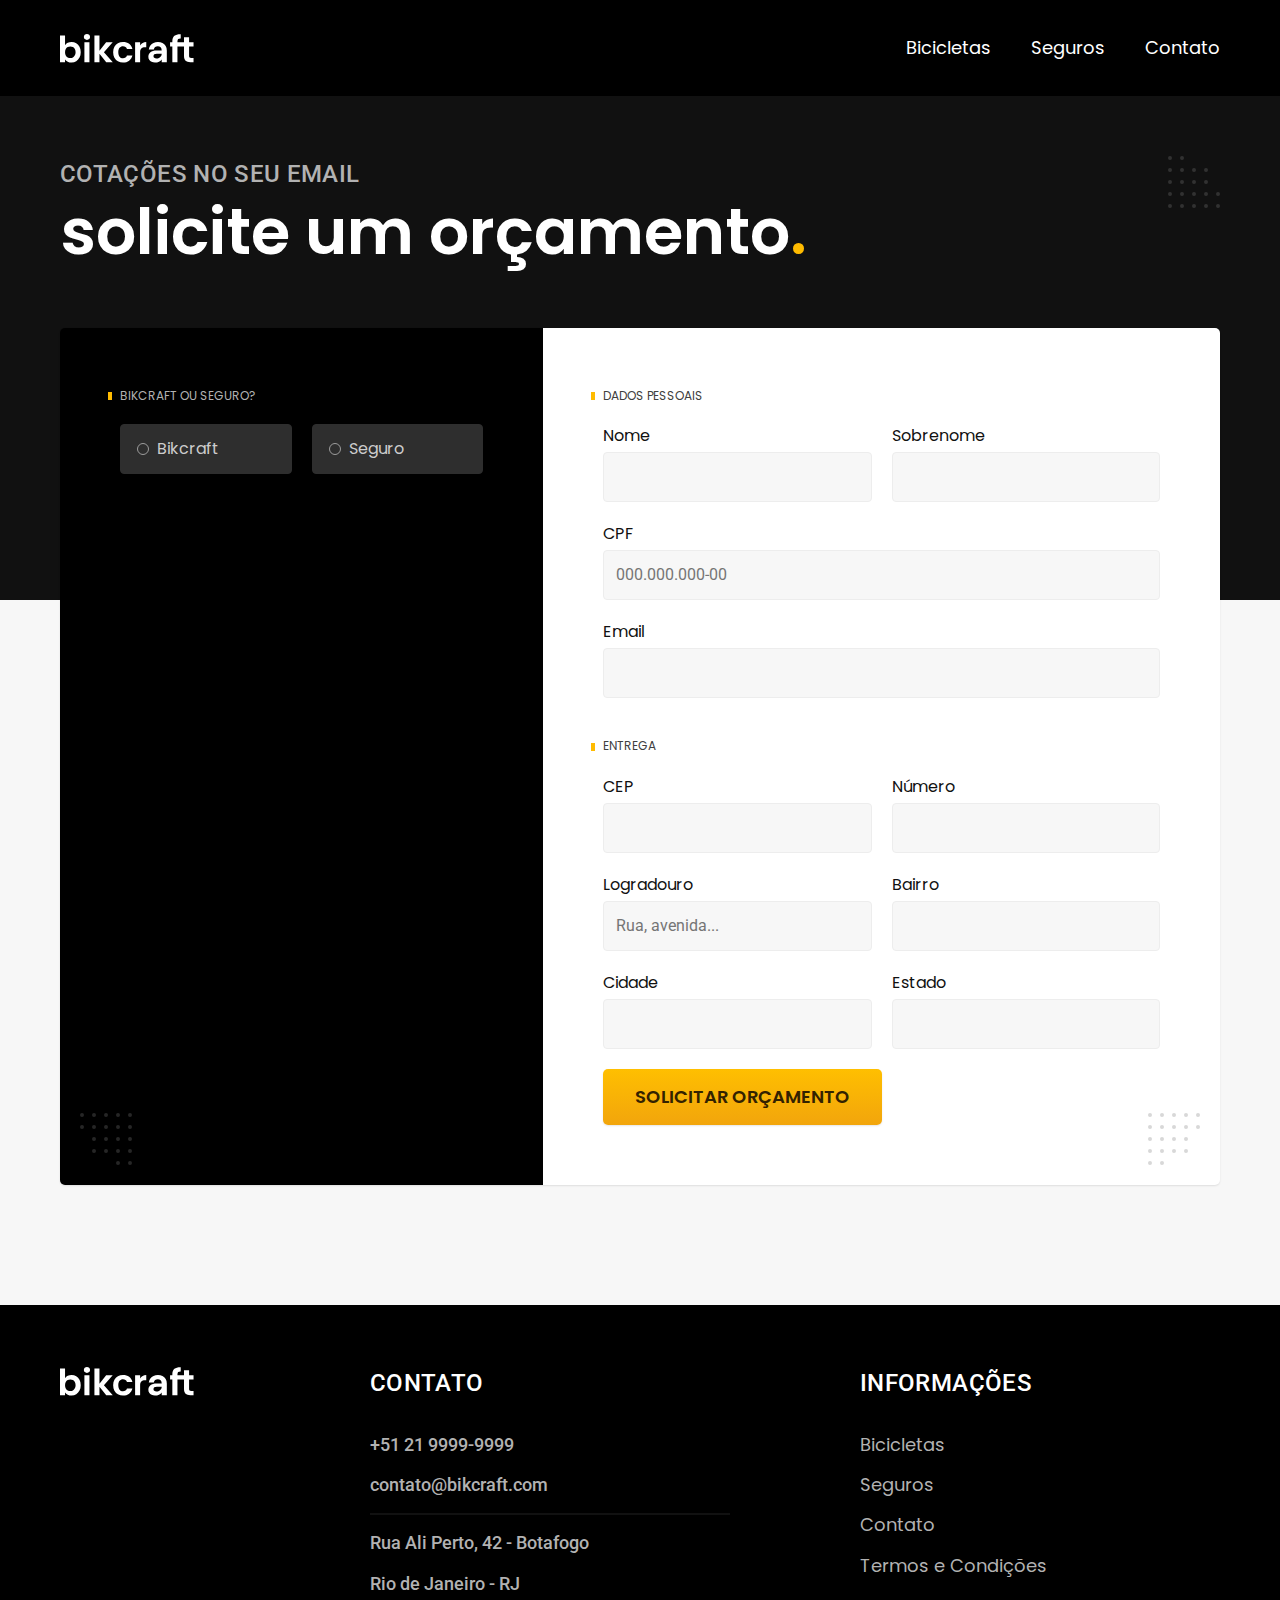
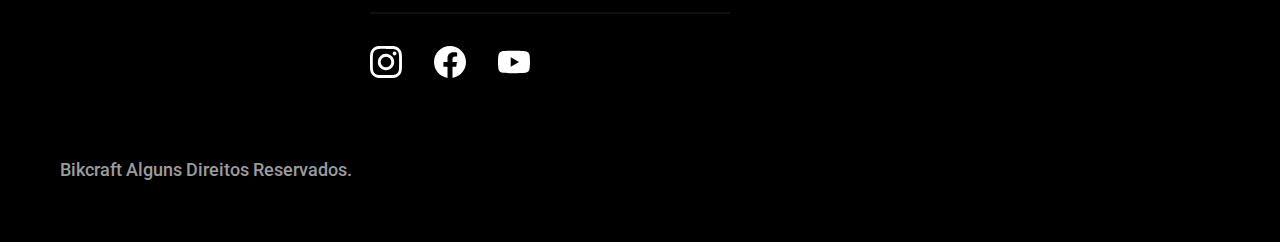
<file: orcamento.html>
<!DOCTYPE html>
<html lang="pt-br">

<head>
  <meta charset="UTF-8">
  <meta http-equiv="X-UA-Compatible" content="IE=edge">
  <meta name="viewport" content="width=device-width, initial-scale=1.0">

  <title>Orçamento | Bikcraft </title>
  <meta name="description" content="solicite um orçamento.">

  <link rel="preload" href="css/style.min.css" as="style">
  <link rel="stylesheet" href="./css/style.min.css">

  <link rel="preconnect" href="https://fonts.googleapis.com">
  <link rel="preconnect" href="https://fonts.gstatic.com" crossorigin>
  <link href="https://fonts.googleapis.com/css2?family=Merriweather:ital,wght@1,900&family=Poppins:wght@400;600&family=Roboto:wght@400;500&display=swap" rel="stylesheet">
  <link rel="icon" href="favicon.svg" type="image/svg+xml">
  <script>
    document.documentElement.classList.add('js');
  </script>
</head>

<body id="orcamento">
  <header class="header-bg">
    <div class="header container">
      <a href="./"><img src="img/bikcraft.svg" alt="Bikcraft"></a>

      <nav aria-label="primaria">
        <ul class="header-menu font-1-m cor-o">
          <li><a href="./bicicletas.html">Bicicletas</a></li>
          <li><a href="./seguros.html">Seguros</a></li>
          <li><a href="./contato.html">Contato</a></li>
        </ul>
      </nav>
    </div>
  </header>
  <main>
    <div class="titulo-bg">
      <div class="titulo container">
        <p class="font-2-l-b cor-5">cotações no seu email</p>
        <h1 class="font-1-xxl cor-0">solicite um orçamento<span class="cor-p1">.</span></h1>
      </div>
    </div>
    <form class="orcamento container" action="./">
      <div class="orcamento-produto">
        <h2 class="font-1-xs cor-5">Bikcraft ou Seguro?</h2>

        <input type="radio" name="tipo" value="bikcraft" id="bikcraft">
        <label for="bikcraft">Bikcraft</label>

        <input type="radio" name="tipo" value="seguro" id="seguro">
        <label for="seguro">Seguro</label>

        <div class="orcamento-conteudo" id="orcamento-bikcraft">
          <h2 class="font-1-xs cor-5">Escolha a sua</h2>

          <input type="radio" name="produto" value="nimbus" id="nimbus">
          <label for="nimbus">Nimbus Stark <span>R$ 4999</span></label>
          <div class="orcamento-detalhes">
            <ul class="font-1-xs cor-8">
              <li><img src="./img/icones/eletrica.svg" alt=""> Motor Elétrico</li>
              <li><img src="./img/icones/carbono.svg" alt=""> Fibra de Carbono</li>
              <li><img src="./img/icones/velocidade.svg" alt=""> 50 km/h</li>
              <li><img src="./img/icones/rastreador.svg" alt=""> Rastreador</li>
            </ul>
            <img src="./img/bicicletas/nimbus.jpg" alt="Bicicleta preta">
          </div>

          <input type="radio" name="produto" value="magic" id="magic">
          <label for="magic">Magic Might <span>R$ 2499</span></label>
          <div class="orcamento-detalhes">
            <ul class="font-1-xs cor-8">
              <li><img src="./img/icones/eletrica.svg" alt=""> Motor Elétrico</li>
              <li><img src="./img/icones/carbono.svg" alt=""> Fibra de Carbono</li>
              <li><img src="./img/icones/velocidade.svg" alt=""> 45 km/h</li>
              <li><img src="./img/icones/rastreador.svg" alt=""> Rastreador</li>
            </ul>
            <img src="./img/bicicletas/magic.jpg" alt="Bicicleta preta">
          </div>

          <input type="radio" name="produto" value="nebula" id="nebula">
          <label for="nebula">Nebula Cosmic <span>R$ 3999</span></label>
          <div class="orcamento-detalhes">
            <ul class="font-1-xs cor-8">
              <li><img src="./img/icones/eletrica.svg" alt=""> Motor Elétrico</li>
              <li><img src="./img/icones/carbono.svg" alt=""> Fibra de Carbono</li>
              <li><img src="./img/icones/velocidade.svg" alt=""> 40 km/h</li>
              <li><img src="./img/icones/rastreador.svg" alt=""> Rastreador</li>
            </ul>
            <img src="./img/bicicletas/nebula.jpg" alt="Bicicleta branca">
          </div>

        </div>




        <div class="orcamento-conteudo" id="orcamento-seguro">
          <h2 class="font-1-xs cor-5">Escolha o plano</h2>

          <input type="radio" name="produto" value="prata" id="prata">
          <label for="prata">Prata <span>R$ 199</span></label>

          <input type="radio" name="produto" value="ouro" id="ouro">
          <label for="ouro">Ouro <span>R$ 299</span></label>
        </div>

      </div>
      <div class="orcamento-dados form">
        <h2 class="font-1-xs cor-9 col-2">dados pessoais</h2>
        <div>
          <label for="nome">Nome</label>
          <input type="text" id="nome" name="nome">
        </div>

        <div>
          <label for="sobrenome">Sobrenome</label>
          <input type="text" id="sobrenome" name="sobrenome">
        </div>

        <div class="col-2">
          <label for="cpf">CPF</label>
          <input type="text" id="cpf" name="cpf" placeholder="000.000.000-00">
        </div>

        <div class="col-2">
          <label for="email">Email</label>
          <input type="email" id="email" name="email">
        </div>

        <h2 class="font-1-xs cor-9 col-2"> entrega</h2>
        <div>
          <label for="cep">CEP</label>
          <input type="text" id="cep" name="cep">
        </div>

        <div>
          <label for="numero">Número</label>
          <input type="text" id="numero" name="numero">
        </div>

        <div>
          <label for="logradouro">Logradouro</label>
          <input type="text" id="logradouro" name="logradouro" placeholder="Rua, avenida...">
        </div>

        <div>
          <label for="bairro">Bairro</label>
          <input type="text" id="bairro" name="bairro">
        </div>

        <div>
          <label for="cidade">Cidade</label>
          <input type="text" id="cidade" name="cidade">
        </div>

        <div>
          <label for="estado">Estado</label>
          <input type="text" id="estado" name="estado">
        </div>
        <button class="botao col-2">Solicitar Orçamento</button>
      </div>
    </form>
  </main>

  <footer class="footer-bg">
    <div class="footer container">
      <img src="img/bikcraft.svg" alt="Bikcraft">
      <div class="footer-contato">
        <h3 class="font-2-l-b cor-0">Contato</h3>
        <ul class="font-2-m cor-5">
          <li><a href="tel:+552199999999">+51 21 9999-9999</a></li>
          <li><a href="mailto:contato@bikcraft.com">contato@bikcraft.com</a></li>
          <li>Rua Ali Perto, 42 - Botafogo</li>
          <li>Rio de Janeiro - RJ</li>
        </ul>
        <div class="footer-redes">
          <a href="./"><img src="img/redes/instagram.svg" alt="Instagram"></a>
          <a href="./"><img src="img/redes/facebook.svg" alt="Facebook"></a>
          <a href="./"><img src="img/redes/youtube.svg" alt="Youtube"></a>
        </div>
      </div>
      <div class="footer-informacoes">
        <h3 class="font-2-l-b cor-0">Informações</h3>
        <nav>
          <ul class="font-1-m cor-5">
            <li><a href="./bicicletas.html">Bicicletas</a></li>
            <li><a href="./seguros.html">Seguros</a></li>
            <li><a href="./contato.html">Contato</a></li>
            <li><a href="./termos.html">Termos e Condições</a></li>
          </ul>
        </nav>
      </div>
      <p class="footer-copy font-2-m cor-6">Bikcraft Alguns Direitos Reservados.</p>
    </div>
  </footer>
  <script src="./js/script.js"></script>
</body>
</file>
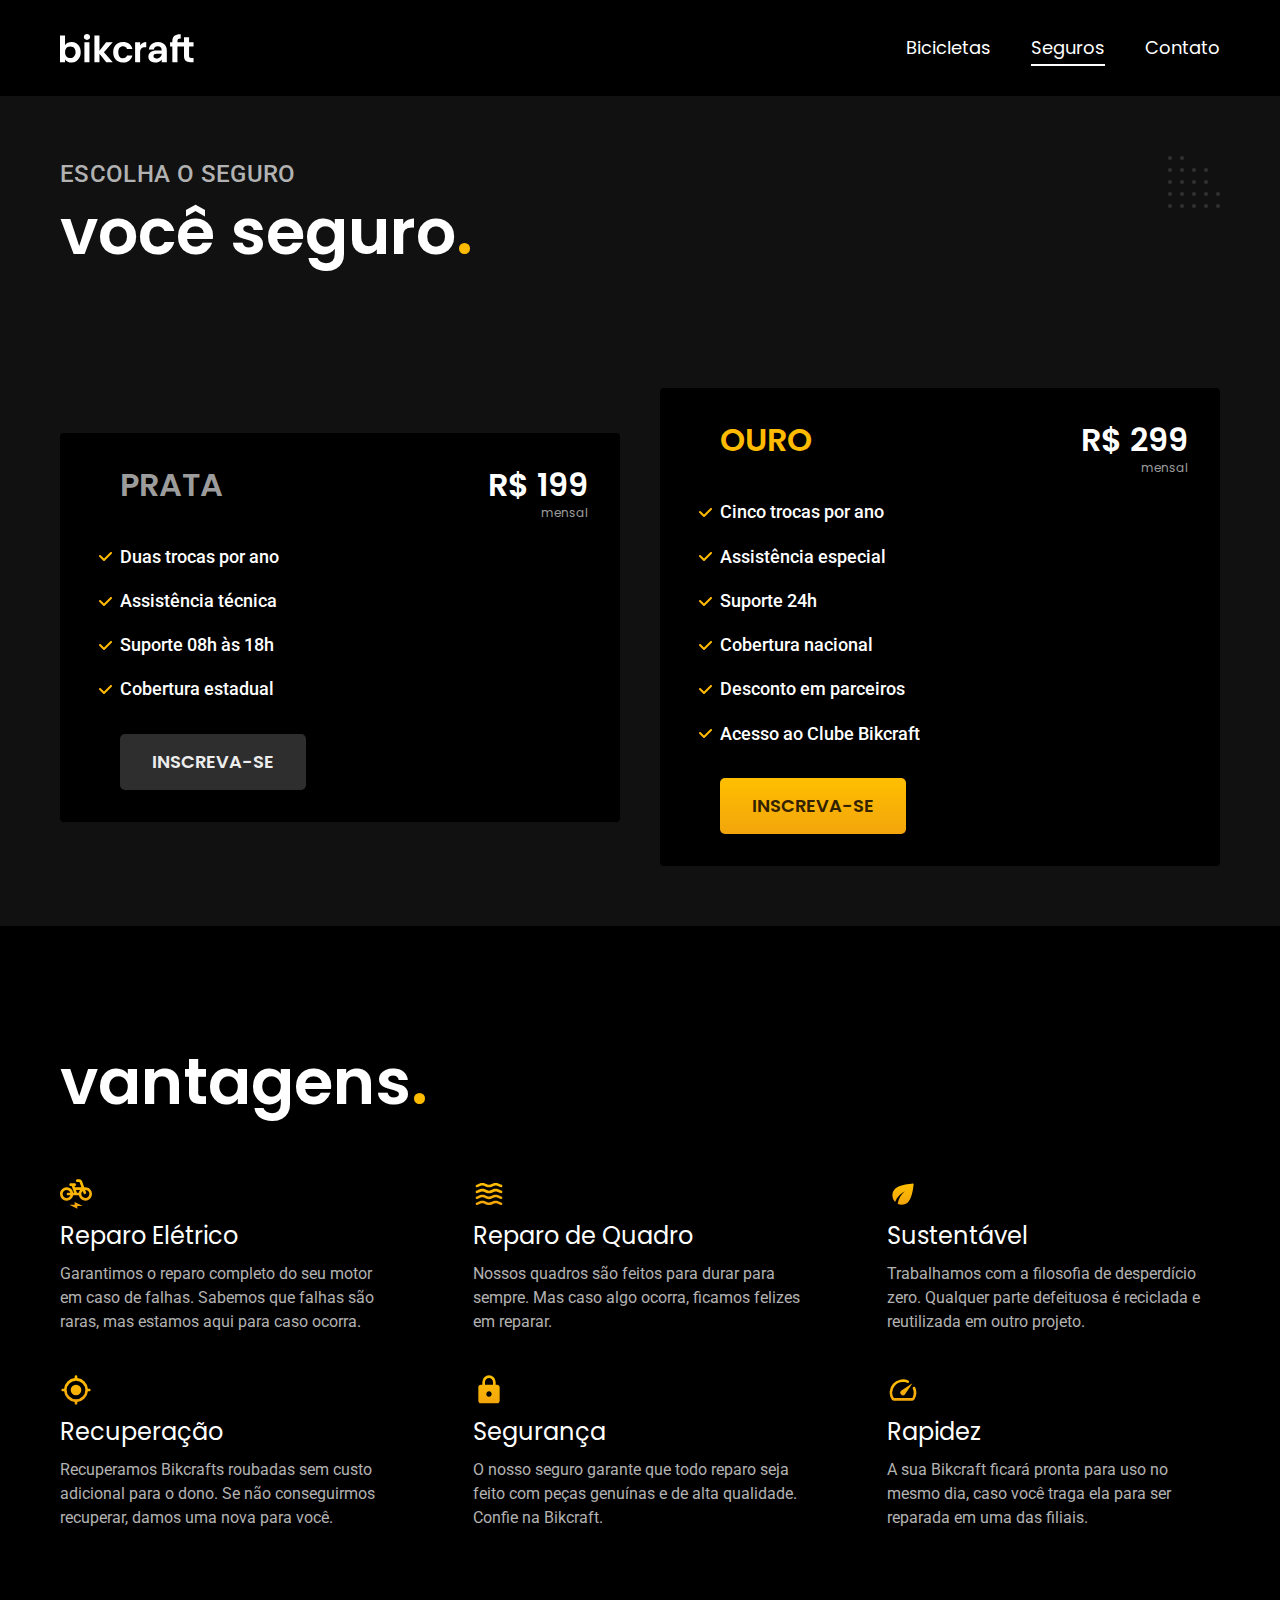
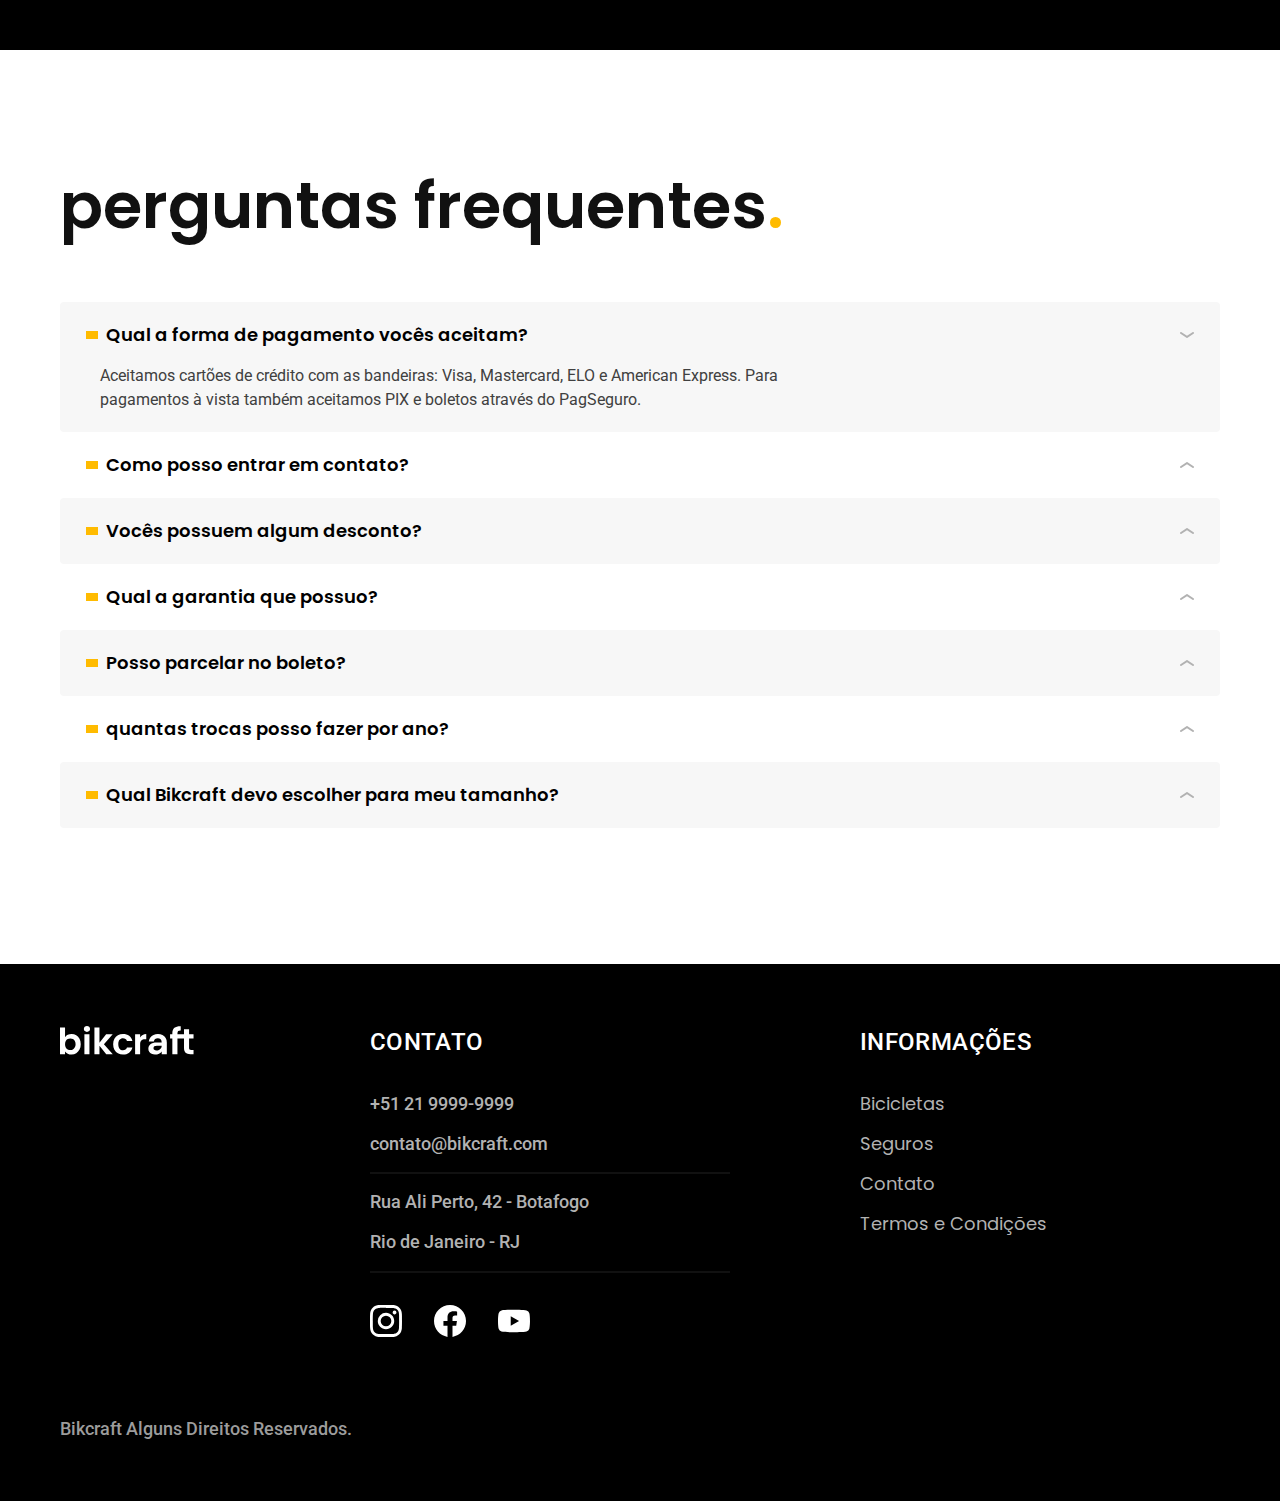
<file: seguros.html>
<!DOCTYPE html>
<html lang="pt-br">

<head>
  <meta charset="UTF-8">
  <meta http-equiv="X-UA-Compatible" content="IE=edge">
  <meta name="viewport" content="width=device-width, initial-scale=1.0">

  <title>Seguros | Bikcraft </title>
  <meta name="description" content="Escolha o seguro ideal, para a sua Bikcraft.">

  <link rel="preload" href="css/style.min.css" as="style">
  <link rel="stylesheet" href="./css/style.min.css">

  <link rel="preconnect" href="https://fonts.googleapis.com">
  <link rel="preconnect" href="https://fonts.gstatic.com" crossorigin>
  <link href="https://fonts.googleapis.com/css2?family=Merriweather:ital,wght@1,900&family=Poppins:wght@400;600&family=Roboto:wght@400;500&display=swap" rel="stylesheet">
  <link rel="shortcut icon" href="favicon.svg" type="image/x-icon">

  <script>
    document.documentElement.classList.add('js');
  </script>
</head>

<body id="seguros">
  <header class="header-bg">
    <div class="header container">
      <a href="./"><img src="img/bikcraft.svg" alt="Bikcraft"></a>

      <nav aria-label="primaria">
        <ul class="header-menu font-1-m cor-o">
          <li><a href="./bicicletas.html">Bicicletas</a></li>
          <li><a href="./seguros.html">Seguros</a></li>
          <li><a href="./contato.html">Contato</a></li>
        </ul>
      </nav>
    </div>
  </header>
  <main class="seguros-bg">
    <div class="titulo-bg">
      <div class="titulo container">
        <p class="font-2-l-b cor-5">Escolha o seguro</p>
        <h1 class="font-1-xxl cor-0">você seguro<span class="cor-p1">.</span></h1>
      </div>
    </div>

    <div class="seguros container">
      <div class="seguros-item fadeInLeft" data-anime="200">
        <h3 class="font-1-xl cor-6">PRATA</h3>
        <span class="font-1-xl cor-0">R$ 199 <span class="font-1-xs cor-6">mensal</span></span>
        <ul class="font-2-m cor-0">
          <li>Duas trocas por ano</li>
          <li>Assistência técnica</li>
          <li>Suporte 08h às 18h</li>
          <li>Cobertura estadual</li>
        </ul>
        <a class="botao secundario" href="./orcamento.html?tipo=seguro&produto=prata">Inscreva-se</a>
      </div>

      <div class="seguros-item fadeInRight" data-anime="400">
        <h3 class="font-1-xl cor-p1">OURO</h3>
        <span class="font-1-xl cor-0">R$ 299 <span class="font-1-xs cor-6">mensal</span></span>
        <ul class="font-2-m cor-0">
          <li>Cinco trocas por ano</li>
          <li>Assistência especial</li>
          <li>Suporte 24h</li>
          <li>Cobertura nacional</li>
          <li>Desconto em parceiros</li>
          <li>Acesso ao Clube Bikcraft</li>
        </ul>
        <a class="botao" href="./orcamento.html?tipo=seguro&produto=ouro">Inscreva-se</a>
      </div>
    </div>
  </main>

  <article class="vantagens-bg">
    <div class="vantagens container">
      <h2 class="font-1-xxl cor-0">vantagens<span class="cor-p1">.</span></h2>
      <ul>
        <li>
          <img src="img/icones/eletrica.svg" alt="">
          <h3 class="font-1-l cor-0">Reparo Elétrico</h3>
          <p class="font-2-s cor-5">Garantimos o reparo completo do seu motor em caso de falhas. Sabemos que falhas são raras, mas estamos aqui para caso ocorra.</p>
        </li>

        <li>
          <img src="img/icones/carbono.svg" alt="">
          <h3 class="font-1-l cor-0">Reparo de Quadro</h3>
          <p class="font-2-s cor-5">Nossos quadros são feitos para durar para sempre. Mas caso algo ocorra, ficamos felizes em reparar.</p>
        </li>

        <li>
          <img src="img/icones/sustentavel.svg" alt="">
          <h3 class="font-1-l cor-0">Sustentável</h3>
          <p class="font-2-s cor-5">Trabalhamos com a filosofia de desperdício zero. Qualquer parte defeituosa é reciclada e reutilizada em outro projeto.</p>
        </li>

        <li>
          <img src="img/icones/rastreador.svg" alt="">
          <h3 class="font-1-l cor-0">Recuperação</h3>
          <p class="font-2-s cor-5">Recuperamos Bikcrafts roubadas sem custo adicional para o dono. Se não conseguirmos recuperar, damos uma nova para você.</p>
        </li>

        <li>
          <img src="img/icones/seguro.svg" alt="">
          <h3 class="font-1-l cor-0">Segurança</h3>
          <p class="font-2-s cor-5">O nosso seguro garante que todo reparo seja feito com peças genuínas e de alta qualidade. Confie na Bikcraft.</p>
        </li>

        <li>
          <img src="img/icones/velocidade.svg" alt="">
          <h3 class="font-1-l cor-0">Rapidez</h3>
          <p class="font-2-s cor-5">A sua Bikcraft ficará pronta para uso no mesmo dia, caso você traga ela para ser reparada em uma das filiais.</p>
        </li>
      </ul>
    </div>
  </article>

  <article class="perguntas container">
    <h2 class="font-1-xxl">perguntas frequentes<span class="cor-p1">.</span></h2>
    <dl>
      <div>
        <dt><button class="font-1-m-b" aria-controls="pergunta1" aria-expanded="true">Qual a forma de pagamento vocês aceitam?</button></dt>
        <dd id="pergunta1" class="font-2-s cor-9 ativa">Aceitamos cartões de crédito com as bandeiras: Visa, Mastercard, ELO e American Express. Para pagamentos à vista também aceitamos PIX e boletos através do PagSeguro.</dd>
      </div>

      <div>
        <dt><button class="font-1-m-b" aria-controls="pergunta2" aria-expanded="false">Como posso entrar em contato?</button></dt>
        <dd id="pergunta2" class="font-2-s cor-9">Aceitamos cartões de crédito com as bandeiras: Visa, Mastercard, ELO e American Express. Para pagamentos à vista também aceitamos PIX e boletos através do PagSeguro.</dd>
      </div>

      <div>
        <dt><button class="font-1-m-b" aria-controls="pergunta3" aria-expanded="false">Vocês possuem algum desconto?</button></dt>
        <dd id="pergunta3" class="font-2-s cor-9">Aceitamos cartões de crédito com as bandeiras: Visa, Mastercard, ELO e American Express. Para pagamentos à vista também aceitamos PIX e boletos através do PagSeguro.</dd>
      </div>

      <div>
        <dt><button class="font-1-m-b" aria-controls="pergunta4" aria-expanded="false">Qual a garantia que possuo?</button></dt>
        <dd id="pergunta4" class="font-2-s cor-9">Aceitamos cartões de crédito com as bandeiras: Visa, Mastercard, ELO e American Express. Para pagamentos à vista também aceitamos PIX e boletos através do PagSeguro.</dd>
      </div>

      <div>
        <dt><button class="font-1-m-b" aria-controls="pergunta5" aria-expanded="false">Posso parcelar no boleto?</button></dt>
        <dd id="pergunta5" class="font-2-s cor-9">Aceitamos cartões de crédito com as bandeiras: Visa, Mastercard, ELO e American Express. Para pagamentos à vista também aceitamos PIX e boletos através do PagSeguro.</dd>
      </div>

      <div>
        <dt><button class="font-1-m-b" aria-controls="pergunta6" aria-expanded="false">quantas trocas posso fazer por ano?</button></dt>
        <dd id="pergunta6" class="font-2-s cor-9">Aceitamos cartões de crédito com as bandeiras: Visa, Mastercard, ELO e American Express. Para pagamentos à vista também aceitamos PIX e boletos através do PagSeguro.</dd>
      </div>

      <div>
        <dt><button class="font-1-m-b" aria-controls="pergunta7" aria-expanded="false">Qual Bikcraft devo escolher para meu tamanho?</button></dt>
        <dd id="pergunta7" class="font-2-s cor-9">Aceitamos cartões de crédito com as bandeiras: Visa, Mastercard, ELO e American Express. Para pagamentos à vista também aceitamos PIX e boletos através do PagSeguro.</dd>
      </div>
    </dl>

  </article>

  <footer class="footer-bg">
    <div class="footer container">
      <img src="img/bikcraft.svg" alt="Bikcraft">
      <div class="footer-contato">
        <h3 class="font-2-l-b cor-0">Contato</h3>
        <ul class="font-2-m cor-5">
          <li><a href="tel:+552199999999">+51 21 9999-9999</a></li>
          <li><a href="mailto:contato@bikcraft.com">contato@bikcraft.com</a></li>
          <li>Rua Ali Perto, 42 - Botafogo</li>
          <li>Rio de Janeiro - RJ</li>
        </ul>
        <div class="footer-redes">
          <a href="./"><img src="img/redes/instagram.svg" alt="Instagram"></a>
          <a href="./"><img src="img/redes/facebook.svg" alt="Facebook"></a>
          <a href="./"><img src="img/redes/youtube.svg" alt="Youtube"></a>
        </div>
      </div>
      <div class="footer-informacoes">
        <h3 class="font-2-l-b cor-0">Informações</h3>
        <nav>
          <ul class="font-1-m cor-5">
            <li><a href="./bicicletas.html">Bicicletas</a></li>
            <li><a href="./seguros.html">Seguros</a></li>
            <li><a href="./contato.html">Contato</a></li>
            <li><a href="./termos.html">Termos e Condições</a></li>
          </ul>
        </nav>
      </div>
      <p class="footer-copy font-2-m cor-6">Bikcraft Alguns Direitos Reservados.</p>
    </div>
  </footer>
  <script src="./js/plugins/simple-anime.js"></script>
  <script src="./js/script.js"></script>
</body>
</file>
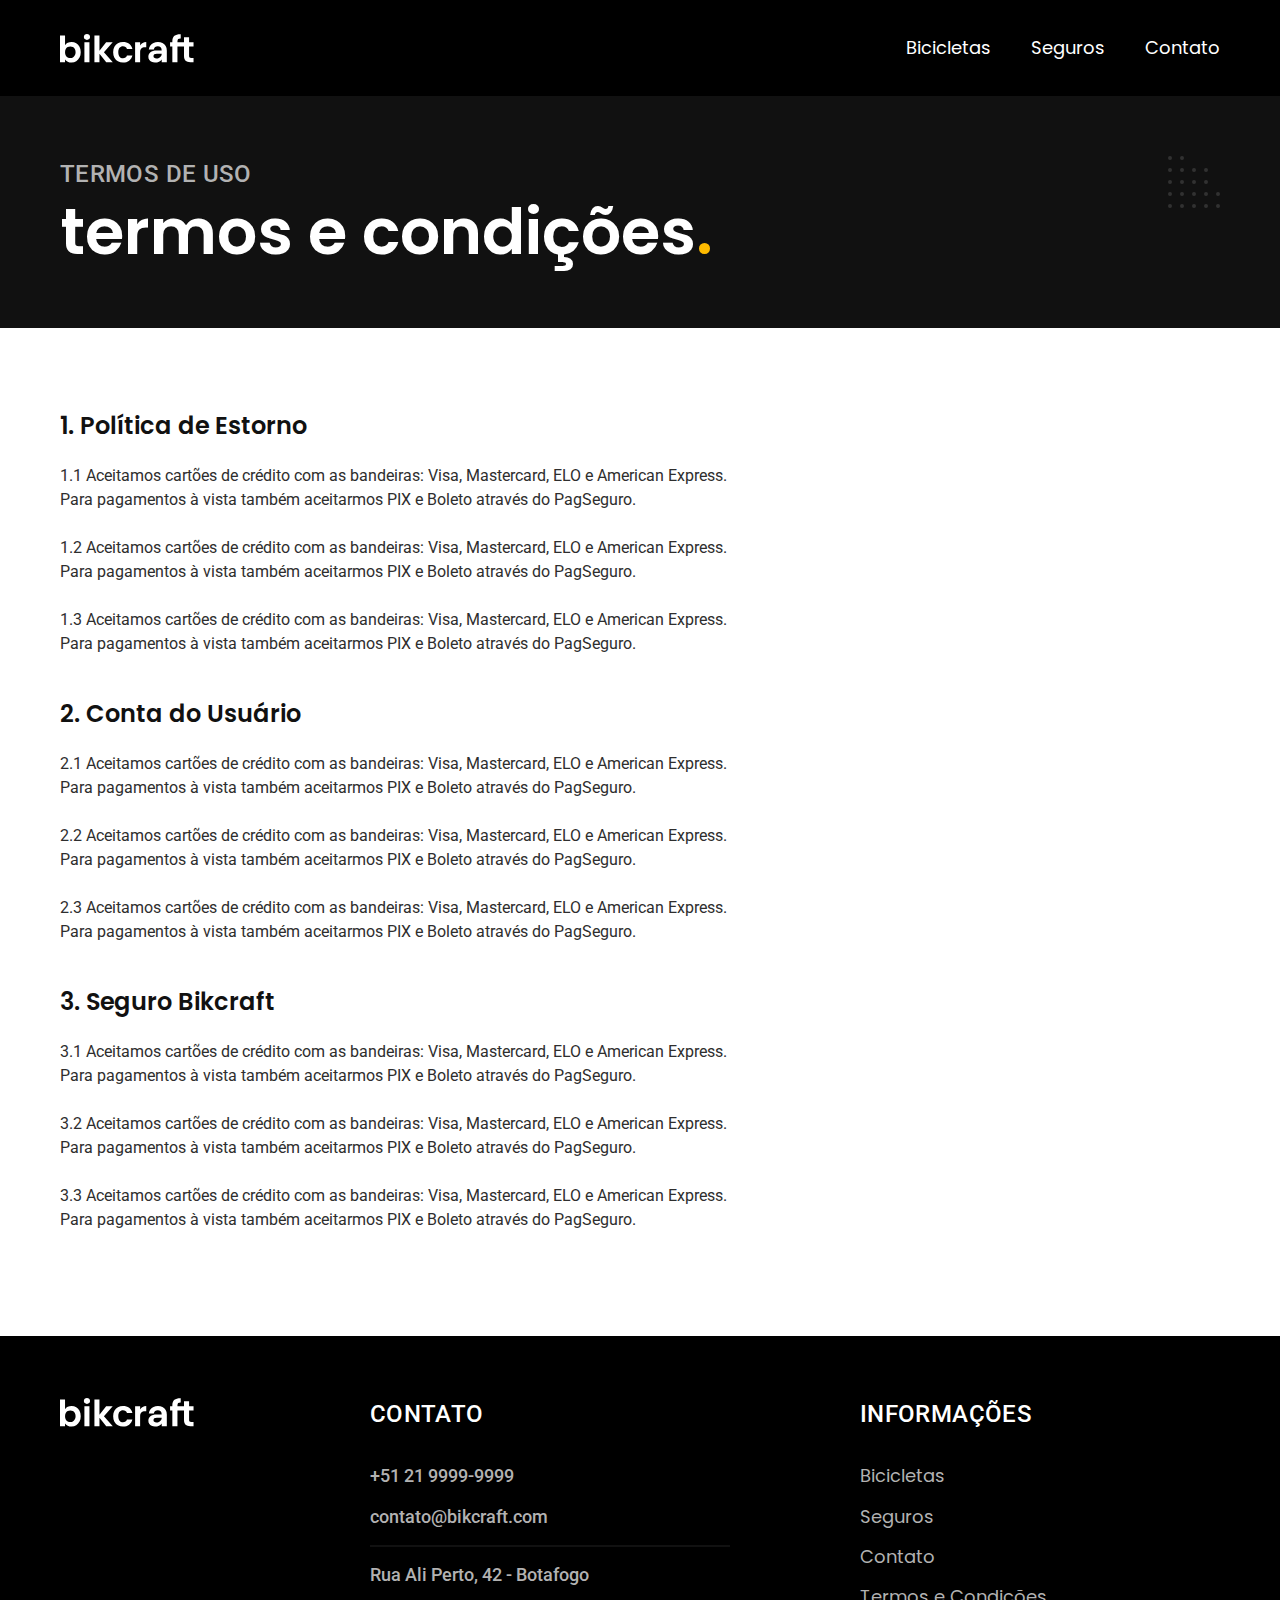
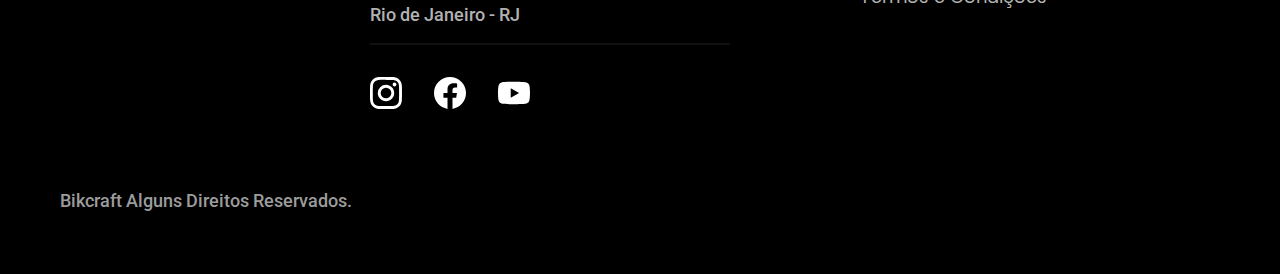
<file: termos.html>
<!DOCTYPE html>
<html lang="pt-br">

<head>
  <meta charset="UTF-8">
  <meta http-equiv="X-UA-Compatible" content="IE=edge">
  <meta name="viewport" content="width=device-width, initial-scale=1.0">

  <title>Termos e Condições | Bikcraft </title>
  <meta name="description" content="Termos e Condições">

  <link rel="preload" href="css/style.min.css" as="style">
  <link rel="stylesheet" href="./css/style.min.css">

  <link rel="preconnect" href="https://fonts.googleapis.com">
  <link rel="preconnect" href="https://fonts.gstatic.com" crossorigin>
  <link href="https://fonts.googleapis.com/css2?family=Merriweather:ital,wght@1,900&family=Poppins:wght@400;600&family=Roboto:wght@400;500&display=swap" rel="stylesheet">
  <link rel="icon" href="favicon.svg" type="image/svg+xml">
  <script>
    document.documentElement.classList.add('js');
  </script>
</head>

<body id="termos">
  <header class="header-bg">
    <div class="header container">
      <a href="./"><img src="img/bikcraft.svg" alt="Bikcraft"></a>

      <nav aria-label="primaria">
        <ul class="header-menu font-1-m cor-o">
          <li><a href="./bicicletas.html">Bicicletas</a></li>
          <li><a href="./seguros.html">Seguros</a></li>
          <li><a href="./contato.html">Contato</a></li>
        </ul>
      </nav>
    </div>
  </header>
  <main>
    <div class="titulo-bg">
      <div class="titulo container">
        <p class="font-2-l-b cor-5">Termos de Uso</p>
        <h1 class="font-1-xxl cor-0">termos e condições<span class="cor-p1">.</span></h1>
      </div>

    </div>

    <div class="termos font-2-s cor-10 container">
      <h2 class="font-1-l cor-11">1. Política de Estorno</h2>
      <p>1.1 Aceitamos cartões de crédito com as bandeiras: Visa, Mastercard, ELO e American Express. Para pagamentos à vista também aceitarmos PIX e Boleto através do PagSeguro.</p>

      <p>1.2 Aceitamos cartões de crédito com as bandeiras: Visa, Mastercard, ELO e American Express. Para pagamentos à vista também aceitarmos PIX e Boleto através do PagSeguro.</p>

      <p> 1.3 Aceitamos cartões de crédito com as bandeiras: Visa, Mastercard, ELO e American Express. Para pagamentos à vista também aceitarmos PIX e Boleto através do PagSeguro.</p>

      <h2 class="font-1-l cor-11">2. Conta do Usuário</h2>
      <p>2.1 Aceitamos cartões de crédito com as bandeiras: Visa, Mastercard, ELO e American Express. Para pagamentos à vista também aceitarmos PIX e Boleto através do PagSeguro.</p>

      <p>2.2 Aceitamos cartões de crédito com as bandeiras: Visa, Mastercard, ELO e American Express. Para pagamentos à vista também aceitarmos PIX e Boleto através do PagSeguro.</p>

      <p> 2.3 Aceitamos cartões de crédito com as bandeiras: Visa, Mastercard, ELO e American Express. Para pagamentos à vista também aceitarmos PIX e Boleto através do PagSeguro.</p>

      <h2 class="font-1-l cor-11">3. Seguro Bikcraft</h2>
      <p>3.1 Aceitamos cartões de crédito com as bandeiras: Visa, Mastercard, ELO e American Express. Para pagamentos à vista também aceitarmos PIX e Boleto através do PagSeguro.</p>

      <p>3.2 Aceitamos cartões de crédito com as bandeiras: Visa, Mastercard, ELO e American Express. Para pagamentos à vista também aceitarmos PIX e Boleto através do PagSeguro.</p>

      <p> 3.3 Aceitamos cartões de crédito com as bandeiras: Visa, Mastercard, ELO e American Express. Para pagamentos à vista também aceitarmos PIX e Boleto através do PagSeguro.</p>
    </div>

  </main>

  <footer class="footer-bg">
    <div class="footer container">
      <img src="img/bikcraft.svg" alt="Bikcraft">
      <div class="footer-contato">
        <h3 class="font-2-l-b cor-0">Contato</h3>
        <ul class="font-2-m cor-5">
          <li><a href="tel:+552199999999">+51 21 9999-9999</a></li>
          <li><a href="mailto:contato@bikcraft.com">contato@bikcraft.com</a></li>
          <li>Rua Ali Perto, 42 - Botafogo</li>
          <li>Rio de Janeiro - RJ</li>
        </ul>
        <div class="footer-redes">
          <a href="./"><img src="img/redes/instagram.svg" alt="Instagram"></a>
          <a href="./"><img src="img/redes/facebook.svg" alt="Facebook"></a>
          <a href="./"><img src="img/redes/youtube.svg" alt="Youtube"></a>
        </div>
      </div>
      <div class="footer-informacoes">
        <h3 class="font-2-l-b cor-0">Informações</h3>
        <nav>
          <ul class="font-1-m cor-5">
            <li><a href="./bicicletas.html">Bicicletas</a></li>
            <li><a href="./seguros.html">Seguros</a></li>
            <li><a href="./contato.html">Contato</a></li>
            <li><a href="./termos.html">Termos e Condições</a></li>
          </ul>
        </nav>
      </div>
      <p class="footer-copy font-2-m cor-6">Bikcraft Alguns Direitos Reservados.</p>
    </div>
  </footer>
  <script src="./js/script.js"></script>
</body>
</file>
<file: css/style.min.css>
body{margin:0;font-family:Arial,Helvetica,sans-serif;color:#111}a{text-decoration:none;color:inherit}blockquote,dd,h1,h2,h3,h4,p,ul{margin:0}ul{padding:0;list-style:none}img{max-width:100%;height:auto;display:block}img[src$=".jpg"]{border-radius:4px}.font-1-xs{font:400 0.75rem/1.35 Poppins,sans-serif}.font-2-xs{font:400 0.875rem/1.43 Roboto,sans-serif}.font-2-s{font:400 1rem/1.5 Roboto,sans-serif}.font-1-s{font:400 1rem/1.5 Poppins,sans-serif}.font-2-m{font:500 1.125rem/1.35 Roboto,sans-serif}.font-1-m-b{font:600 1.125rem/1.33 Poppins,sans-serif}.font-1-m{font:400 1.125rem/1.35 Poppins,sans-serif}.font-2-l-b{font:500 1.5rem/1.5 Roboto,sans-serif;letter-spacing:.015em;text-transform:uppercase}.font-2-l{color:#b2b2b2;font:400 1.5rem/1.5 Roboto,sans-serif}.font-1-l{font:400 1.5rem/1.5 Poppins,sans-serif}.font-1-xl{font:600 2rem/1.25 Poppins,sans-serif}.font-1-xxl{font:600 4rem/1.125 Poppins,sans-serif}.font-2-xl{font:500 4rem/1.125 Poppins,sans-serif}@media (max-width:1200px){.font-1-xxl{font-size:3rem}.font-2-l,.font-2-l-b{font-size:1.125rem}}@media (max-width:800px){.font-1-xxl{font-size:2rem}.font-1-xl,.font-2-xl{font-size:1.5rem}}:root{--cor-0:#fff;--cor-1:#f7f7f7;--cor-2:#EDEDED;--cor-3:#DEDEDE;--cor-4:#CCCCCC;--cor-5:#B2B2B2;--cor-6:#9C9C9C;--cor-7:#717171;--cor-8:#595959;--cor-9:#404040;--cor-10:#2E2E2E;--cor-11:#111;--cor-12:#000;--cor-p1:#ffbb00;--cor-p2:#E4A30B;--cor-p3:#A66F00;--cor-p4:#664400;--cor-p5:#332200}.cor-0{color:var(--cor-0)}.cor-1{color:var(--cor-1)}.cor-2{color:var(--cor-2)}.cor-3{color:var(--cor-3)}.cor-4{color:var(--cor-4)}.cor-5{color:var(--cor-5)}.cor-6{color:var(--cor-6)}.cor-7{color:var(--cor-7)}.cor-8{color:var(--cor-8)}.cor-9{color:var(--cor-9)}.cor-10{color:var(--cor-10)}.cor-11{color:var(--cor-11)}.cor-12{color:var(--cor-12)}.cor-p1{color:var(--cor-p1)}.cor-p2{color:var(--cor-p2)}.cor-p3{color:var(--cor-p3)}.cor-p4{color:var(--cor-p4)}.cor-p5{color:var(--cor-p5)}.header-bg{background-color:var(--cor-12)}.header{display:flex;flex-wrap:wrap;gap:20px;justify-content:space-between;align-items:center;padding-top:20px;padding-bottom:20px}.header-menu{display:flex;flex-wrap:wrap;gap:40px}.header-menu a{display:inline-block;padding:16px 0;color:var(--cor-0);position:relative}.header-menu a::after{content:"";display:block;height:2px;width:0;transition:.3s;background-color:var(--cor-0);margin-top:4px;position:absolute}.header-menu a.ativo::after,.header-menu a:hover::after{width:100%}@media (max-width:800px){.header-menu{gap:20px}.header-menu a{background-color:var(--cor-11);padding:12px 16px;border-radius:4px}.header-menu a:hover{background-color:var(--cor-10)}.header a::after{display:none}}@media (max-width:600px){.header-menu{gap:12px}.header-menu a{padding:8px 12px;font-size:14px}}.js .fadeInDown{transform:translate3d(0,-20px,0)}.js .fadeInUp{transform:translate3d(0,20px,0)}.js .fadeInRight{transform:translate3d(20px,0,0)}.js .fadeInLeft{transform:translate3d(-20px,0,0)}.js [data-anime]{opacity:0}.js .anime{opacity:1;transform:none;transition:transform .8s,opacity .8s}.footer-bg{background-color:var(--cor-12)}.footer{display:grid;grid-template-columns:3fr 5fr 4fr;gap:40px;padding-top:60px;padding-bottom:60px}.footer h3{margin-bottom:32px}.footer-contato ul{margin-bottom:32px}.footer-contato li:nth-child(2n):after{content:"";display:block;max-width:360px;height:2px;background:var(--cor-11);margin-top:16px}.footer li{margin-bottom:16px}.footer-redes{display:flex;gap:32px}.footer a:hover{color:var(--cor-0)}.footer-copy{grid-column:1/-1;margin-top:40px}@media(max-width:800px){.footer>img{display:none}.footer{grid-template-columns:1fr 1fr}}@media(max-width:600px){.footer{grid-template-columns:1fr;gap:60px}.footer-copy{margin-top:0}}.container{box-sizing:border-box;max-width:1200px;padding-left:20px;padding-right:20px;margin-left:auto;margin-right:auto}.botao{display:inline-block;padding:16px 32px;background:linear-gradient(#ffbf00,#f2a50c);box-shadow:0 1px 2px rgba(0,0,0,.1);border-radius:5px;text-transform:uppercase;color:var(--cor-p5);font:600 1.125rem/1.33 Poppins,sans-serif;max-width:max-content;border:none;cursor:pointer}.botao:hover{background:linear-gradient(#ffb60d,#e59317)}.botao.secundario{background:var(--cor-10);color:var(--cor-2)}.botao.secundario:hover{background:var(--cor-9)}.botao.seta{display:flex;align-items:center}.botao.seta::after{content:"";display:inline-block;width:18px;height:10px;margin-left:12px;background:url(../img/icones/seta.svg);transition:transform .2s}.botao.seta:hover::after{transform:translateX(4px)}@media (max-width:600px){.botao{padding:12px 16px;font-size:1rem}}.link{display:inline-block;color:var(--cor-p1);font:500 1.5rem/1.5 Poppins,sans-serif;text-transform:uppercase}.link::after{content:"";display:block;width:100%;height:4px;background-color:currentColor}.link:hover{color:var(--cor-0)}.titulo-bg{padding-top:60px;padding-bottom:60px;background-color:var(--cor-11)}.titulo{background:url(../img/dec/top-right.svg) no-repeat top right 20px}.titulo p{margin-bottom:4px}@media (max-width:800px){.titulo-bg{padding-top:40px;padding-bottom:40px}.titulo p{font-size:1rem;text-transform:lowercase;font-weight:400}}.form{display:grid;grid-template-columns:1fr 1fr;gap:20px}.form label{display:block;font:400 1rem/1.5 Poppins,sans-serif;margin-bottom:4px}.form .col-2{grid-column:span 2}.form input[type=email],.form input[type=text],.form textarea{font:400 1rem/1.5 Roboto,sans-serif;background:var(--cor-1);border:1px solid var(--cor-2);padding:12px;border-radius:4px;width:100%;box-sizing:border-box}.form input[type=email]:focus,.form input[type=text]:focus,.form textarea:focus{outline:0;border-color:var(--cor-p1);background:var(--cor-0);box-shadow:0 0 2px #fea}@media(max-width:600px){.form{grid-template-columns:1fr}.form .col-2{grid-column:1}}.introducao-bg{background:var(--cor-12) url(../img/dec/bottom-left.svg) no-repeat bottom 160px left 20px;box-shadow:inset 0 -120px var(--cor-0)}.introducao{display:grid;grid-template-columns:1fr 1fr;gap:0 40px}.introducao-conteudo{align-self:end;padding-bottom:200px}.introducao img{width:100%;height:100%;object-fit:cover}.introducao h1{margin-bottom:32px}.introducao p{margin-bottom:20px}@media (max-width:800px){.introducao-bg{background:var(--cor-11);padding-top:40px;box-shadow:inset 0 -60px #fff}.introducao{grid-template-columns:1fr;gap:32px}.introducao-conteudo{padding-bottom:0}.introducao h1{margin-bottom:16px}.introducao img{height:300px;width:100%}}.tecnologia-bg{background-color:var(--cor-11);box-shadow:inset 0 120px var(--cor-0),inset 0 -120px var(--cor-0)}.tecnologia{display:grid;grid-template-columns:1fr 1fr;gap:40px}.tecnologia-imagem img{width:100%;height:100%;object-fit:cover;object-position:left}.tecnologia-conteudo{padding-top:160px;padding-bottom:160px}.tecnologia-conteudo>span{margin-bottom:20px;display:block}.tecnologia-conteudo h2{margin-bottom:32px}.tecnologia-conteudo>p{margin-bottom:20px}.tecnologia a{margin-bottom:80px}.tecnologia-vantagens{display:flex;gap:40px}.tecnologia-vantagens h3{margin-bottom:8px;width:max-content}.tecnologia-vantagens img{width:24px;margin-bottom:8px}@media(max-width:800px){.tecnologia-bg{box-shadow:initial}.tecnologia{grid-template-columns:1fr}.tecnologia-conteudo{padding-top:60px;padding-bottom:60px}.tecnologia-imagem img{display:none}.tecnologia a{margin-bottom:60px}}@media(max-width:600px){.tecnologia-vantagens{flex-direction:column}}.parceiros{padding-top:60px;padding-bottom:120px}.parceiros h2{margin-bottom:60px}.parceiros ul{padding:0 20px;max-width:1400px;margin:0 auto;display:grid;grid-template-columns:repeat(4,1fr)}.parceiros li{padding:32px;display:flex;border-left:2px solid var(--cor-2)}.parceiros img{margin:auto}.parceiros li:first-child,.parceiros li:nth-child(5){border-left:none}.parceiros li:nth-child(n+5){border-top:2px solid var(--cor-2)}@media(max-width:800px){.parceiros{padding-bottom:60px}.parceiros h2{margin-bottom:20px}.parceiros ul{grid-template-columns:repeat(2,1fr)}.parceiros li{padding:20px}.parceiros li:nth-child(n+3){border-top:2px solid var(--cor-2)}.parceiros li:nth-child(odd){border-left:none}}.depoimento{display:grid;grid-template-columns:1fr 1fr;background-color:var(--cor-p1);overflow:hidden}.depoimento img{border-radius:0;width:100%;height:100%;object-fit:cover}.depoimento-conteudo{padding:40px 40px 80px 80px;align-self:end;background:url(../img/dec/bottom-right-p.svg) no-repeat bottom 40px right 40px}.depoimento-conteudo p{max-width:32ch;font-family:Merriweather,serif;font-style:italic;font-weight:900;margin-bottom:32px;position:relative}.depoimento p::after,.depoimento p::before{font-size:5rem;color:var(--cor-p2);position:absolute}.depoimento p::before{content:'“';left:-50px;top:-20px}.depoimento p::after{content:'”'}@media(min-width:1200px){.depoimento img{max-height:520px}}@media(max-width:800px){.depoimento{grid-template-columns:1fr;text-align:center}.depoimento img{max-height:200px}.depoimento-conteudo{padding:40px 20px;justify-self:center}}.bicicleta{display:grid;grid-template-columns:1fr 1fr;align-items:start;gap:40px;padding-top:60px;padding-bottom:60px}#bicicleta .titulo p{text-transform:uppercase}.bicicleta-imagens{display:flex;flex-wrap:wrap;gap:20}.bicicleta-imagens img{flex:1;min-width:200px}.bicicleta-imagens img:first-child{min-width:100%}.bicicleta-conteudo>p{margin-bottom:32px}.bicicleta-comprar{display:grid;grid-template-columns:max-content auto;align-items:center;justify-items:start;gap:8px 12px;margin-bottom:40px}.bicicleta-comprar a{grid-row:span 2}.bicicleta-comprar span{display:flex;align-items:center;background-color:var(--cor-12);padding:4px 8px;border-radius:4px;gap:8px}.bicicleta-conteudo h2{text-transform:uppercase;letter-spacing:.015em;margin-bottom:12px}.bicicleta-ficha,.bicicleta-informacoes{padding:32px;background-color:var(--cor-12);border-radius:4px}.bicicleta-informacoes{margin-bottom:40px;display:grid;grid-template-columns:1fr 1fr;gap:32px}.bicicleta-informacoes img{width:24px;margin-bottom:8px}.bicicleta-informacoes h3{margin-bottom:8px}.bicicleta-ficha li{padding:4px 0;display:flex;justify-content:space-between;border-bottom:1px solid var(--cor-11)}.bicicleta-ficha li:last-child{border-bottom:none}.bicicleta-ficha span{color:var(--cor-6)}@media(max-width:800px){.bicicleta{grid-template-columns:1fr;padding-top:40px;padding-bottom:40px}.bicicleta-imagens{grid-row:2}}@media(max-width:400px){.bicicleta-informacoes{grid-template-columns:1fr}.bicicleta-comprar{grid-template-columns:1fr}}.seguro-bg{background-color:var(--cor-11);box-shadow:inset 0 120px var(--cor-0),inset 0 -120px var(--cor-12)}.seguro{display:grid;grid-template-columns:1fr 1fr;gap:40px}.seguro-imagem img{height:100%;width:100%;object-fit:cover}.seguro-conteudo{padding-top:180px;padding-bottom:180px}.seguro h2{margin-bottom:32px}.seguro p{margin-bottom:20px}@media (max-width:800px){.seguro-bg{box-shadow:inset 0 -60px var(--cor-12)}.seguro{grid-template-columns:1fr}.seguro-imagem{height:400px}.seguro-conteudo{grid-row:1;padding-top:40px;padding-bottom:0}}.bicicletas-lista{padding-top:60px;padding-bottom:120px}.bicicletas-lista h2{margin-bottom:40px}.bicicletas-lista ul{display:flex;gap:40px;padding:0 20px 20px 20px;max-width:1400px;margin-left:auto;margin-right:auto;overflow-x:auto}#bicicleta .bicicletas-lista ul{padding:0 0 20px 0}.bicicletas-lista li{min-width:280px}.bicicletas-lista a{display:block}.bicicletas-lista img{margin-bottom:16px}.bicicletas-lista h3{margin-bottom:8px;display:flex;align-items:center}.bicicletas-lista h3::before{content:"";display:inline-block;height:8px;width:12px;margin-right:8px;background-color:var(--cor-p1);transition:width .2}.bicicletas-lista a:hover h3::before{width:20px}.bicicletas-lista li span{padding-left:20px}@media(max-width:800px){.bicicletas-lista{padding-bottom:60px}.bicicletas-lista ul{gap:20px}}.bicicletas-bg{background:linear-gradient(to right,var(--cor-0) 30%,var(--cor-11) 0)}.bicicletas{display:grid;grid-template-columns:1fr 1fr;gap:40px;padding-top:60px;padding-bottom:60px;background:url(../img/dec/top-right.svg) no-repeat top 40px right 20px}.bicicletas-imagem{display:grid}.bicicletas-imagem img{grid-area:1/1}.bicicletas-imagem span{grid-area:1/1;place-self:start end;margin-top:20px;background:var(--cor-12);padding:8px 16px 8px 8px;display:inline-block;border-radius:4px 0 0 4px}.bicicletas-conteudo{display:grid;grid-template-columns:1fr auto;align-content:start}.bicicletas-conteudo h2,.bicicletas-conteudo p{grid-column:1/-1}.bicicletas h2{margin-bottom:20px}.bicicletas h2::before{content:"";display:block;width:12px;height:8px;background-color:var(--cor-p1);margin-bottom:8px}.bicicletas p{margin-bottom:32px}.bicicletas a{place-self:end}.bicicletas li{display:flex;align-items:center}.bicicletas ul{display:grid;gap:16px}.bicicletas-conteudo img{width:24px;margin-right:8px}@media (max-width:800px){.bicicletas{grid-template-columns:1fr;gap:20px;padding-top:40px;padding-bottom:40px}.bicicletas-bg{background:var(--cor-11)}}@media (max-width:600px){.bicicletas-conteudo{grid-template-columns:1fr}.bicicletas ul{font-size:1rem;grid-template-columns:1fr 1fr;margin-bottom:32px}.bicicletas a{place-self:start}}.seguros-bg{background-color:var(--cor-11)}.seguros{padding-top:60px;padding-bottom:60px;display:grid;grid-template-columns:1fr 1fr;gap:40px;align-items:center}#seguros{padding-top:0}.seguros h2{grid-column:1/-1}.seguros-item{background-color:var(--cor-12);padding:32px 32px 32px 60px;display:grid;grid-template-columns:1fr auto;border-radius:4px}.seguros-item h3{margin-bottom:40px}.seguros-item span{grid-column:2;display:block;text-align:right}.seguros-item ul{grid-column:1/-1;margin-bottom:32px}.seguros-item li{display:flex;align-items:center;position:relative}.seguros-item li+li{margin-top:20px}.seguros-item li::before{content:"";display:block;width:13px;height:9px;background-image:url(../img/icones/lista.svg);position:absolute;left:-21px}.seguros-item a{grid-column:1/-1}@media(max-width:800px){.seguros{grid-template-columns:1fr}}.vantagens-bg{background-color:var(--cor-12)}.vantagens{padding-top:120px;padding-bottom:120px}.vantagens h2{margin-bottom:60px}.vantagens ul{display:grid;grid-template-columns:repeat(auto-fit,minmax(280px,max-content));gap:40px 80px}.vantagens h3,.vantagens img{margin-bottom:8px}@media(max-width:800px){.vantagens{padding-top:60px;padding-bottom:60px}.vantagens h2{margin-bottom:40px}.vantagens ul{gap:20px}}.perguntas{padding-top:120px;padding-bottom:120px}.perguntas h2{margin-bottom:60px}.perguntas dl>div{padding:20px;border-radius:4px}.perguntas dl>div:nth-child(odd){background-color:var(--cor-1)}.perguntas button{display:grid;grid-template-columns:auto 1fr auto;align-items:center;gap:8px;cursor:pointer;border:none;background:0 0;width:100%;text-align:left}.perguntas button::before{content:"";display:inline-block;width:12px;height:8px;background-color:var(--cor-p1)}.perguntas button::after{content:"";display:inline-block;width:14px;height:6px;background:url(../img/icones/seta-abrir.svg);transition:.3s}.perguntas button:hover::after,.perguntas button[aria-expanded=true]::after{transform:rotate(180deg)}.js .perguntas dd{display:none}.js .perguntas dd.ativa{display:block}.perguntas dd{padding-left:20px;padding-top:16px;max-width:80ch}@media(max-width:800px){.perguntas{padding-top:60px;padding-bottom:60px}.perguntas h2{margin-bottom:40px}}#contato{background:linear-gradient(var(--cor-11) 600px,var(--cor-1) 0)}.contato{display:grid;grid-template-columns:5fr 7fr}.contato-dados,.contato-formulario{padding:60px;box-shadow:0 1px 2px rgba(0,0,0,.1)}.contato-dados{background:var(--cor-12) url(../img/dec/bottom-left.svg) no-repeat bottom 20px left 20px;border-radius:5px 0 0 5px}.contato-formulario{border-radius:0 5px 5px 0;background:var(--cor-0) url(../img/dec/bottom-right.svg) no-repeat bottom 20px right 20px}.contato-dados h2{margin-bottom:60px}.contato-endereco{margin-bottom:32px;background:url(../img/icones/local.svg) no-repeat 0 2px}.contato-endereco p{margin-bottom:8px;padding-left:28px}.contato-meios a{display:block;max-width:max-content;margin-bottom:8px;padding-left:28px}.contato-meios a:hover{color:var(--cor-0)}.contato-meios a:first-child{background:url(../img/icones/email.svg) no-repeat 0 2px}.contato-meios a:nth-child(2){margin-bottom:32px}.contato-meios a:nth-child(3){background:url(../img/icones/telefone.svg) no-repeat 0 2px;margin-bottom:60px}.contato-redes{display:flex;gap:32px;padding-left:28px}@media (max-width:800px){.contato{grid-template-columns:1fr}.contato-dados,.contato-formulario{padding:20px}.contato-dados{border-radius:5px 5px 0 0;background:var(--cor-12)}.contato-formulario{border-radius:0 0 5px 5px}.contato-dados,.contato-meios a:nth-child(3){margin-bottom:32px}.contato-redes{margin-bottom:12px}}.lojas{display:grid;grid-template-columns:1fr 1fr;gap:0 40px;padding-top:120px;padding-bottom:120px}.lojas h2{grid-column:1/-1;margin-bottom:60px}.lojas img{border-radius:4px 4px 0 0}.lojas-item{border-radius:4px;background:var(--cor-0);box-shadow:0 1px 2px rgba(0,0,0,.1)}.lojas-conteudo{display:grid;grid-template-columns:1fr 1fr;gap:32px 16px;padding:32px}.lojas-conteudo h3,.lojas-tempo{grid-column:1/-1}.lojas-dados{display:grid;gap:8px;border-left:2px solid var(--cor-2);padding-left:12px}.lojas-tempo{display:flex;align-items:center;gap:8px}@media (max-width:800px){.lojas{gap:20px;padding-top:60px;padding-bottom:60px}.lojas h2{margin-bottom:32px}.lojas-conteudo{grid-template-columns:1fr}}@media (max-width:600px){.lojas{grid-template-columns:1fr}}#orcamento{background:linear-gradient(var(--cor-11) 600px,var(--cor-1) 0)}.orcamento{display:grid;grid-template-columns:5fr 7fr;padding-bottom:120px}.orcamento h2{text-transform:uppercase;position:relative;display:flex;align-items:center}.orcamento h2::before{content:"";display:inline-block;width:4px;height:8px;background-color:var(--cor-p1);position:absolute;left:-12px}.orcamento-dados,.orcamento-produto{padding:60px;box-shadow:0 1px 2px rgba(0,0,0,.1)}.orcamento-produto{border-radius:5px 0 0 5px;background:var(--cor-12) url(../img/dec/bottom-left.svg) no-repeat bottom 20px left 20px;display:grid;grid-template-columns:1fr 1fr;gap:20px;align-content:start}.orcamento-produto>*{grid-column:1/-1}.orcamento-produto>label{grid-column:initial}.orcamento-produto label{font:400 1rem/1.5 Poppins,sans-serif;color:var(--cor-4);background-color:var(--cor-10);padding:12px 16px;border-radius:4px;cursor:pointer;display:grid;grid-template-columns:auto 1fr auto;align-items:center;border:1px solid var(--cor-10)}.orcamento-produto input:checked+label{background:var(--cor-0);color:var(--cor-11)}.orcamento-produto label::before{content:"";display:inline-block;box-sizing:border-box;width:12px;height:12px;border:1px solid var(--cor-6);border-radius:50%;margin-right:8px}.orcamento-produto input:checked+label::before{border-color:var(--cor-7);box-shadow:inset 0 0 0 3px var(--cor-0),inset 0 0 0 6px var(--cor-7)}.orcamento-produto label:hover{background-color:var(--cor-9);border-color:var(--cor-9)}.orcamento-produto input:focus+label{box-shadow:0 0 0 2px var(--cor-p1);border-color:var(--cor-12)}.orcamento-produto label span{display:none}.orcamento-produto input:checked+label span{display:inline-block}.orcamento-produto input{opacity:0;position:absolute;pointer-events:none}.orcamento-dados{border-radius:0 5px 5px 0;background:var(--cor-0) url(../img/dec/bottom-right.svg) no-repeat bottom 20px right 20px}.orcamento-conteudo{display:none}.orcamento-conteudo h2,.orcamento-dados h2:nth-of-type(n+2){margin-top:20px}#bikcraft:checked~#orcamento-bikcraft,#seguro:checked~#orcamento-seguro{display:grid;gap:20px}.orcamento-detalhes{display:none;background:var(--cor-0);padding:20px;grid-template-columns:1fr 1fr;border-radius:4px;align-items:center}.orcamento-detalhes li{display:flex;align-items:center;margin-bottom:8px}.orcamento-detalhes li img{width:16px;margin-right:8px}.orcamento-produto input:checked+label+.orcamento-detalhes{display:grid}@media (max-width:1200px){.orcamento-dados,.orcamento-produto{padding:32px}}@media (max-width:800px){.orcamento{grid-template-columns:1fr}.orcamento-produto{border-radius:5px 5px 0 0;background:var(--cor-12)}.orcamento-dados{border-radius:0 0 5px 5px}}@media (max-width:400px){.orcamento-produto{grid-template-columns:1fr}}.termos{padding-top:80px;padding-bottom:80px}.termos h2{font-weight:600;margin-bottom:20px}.termos p+h2{margin-top:40px}.termos p{margin-bottom:24px;max-width:75ch}
</file>
